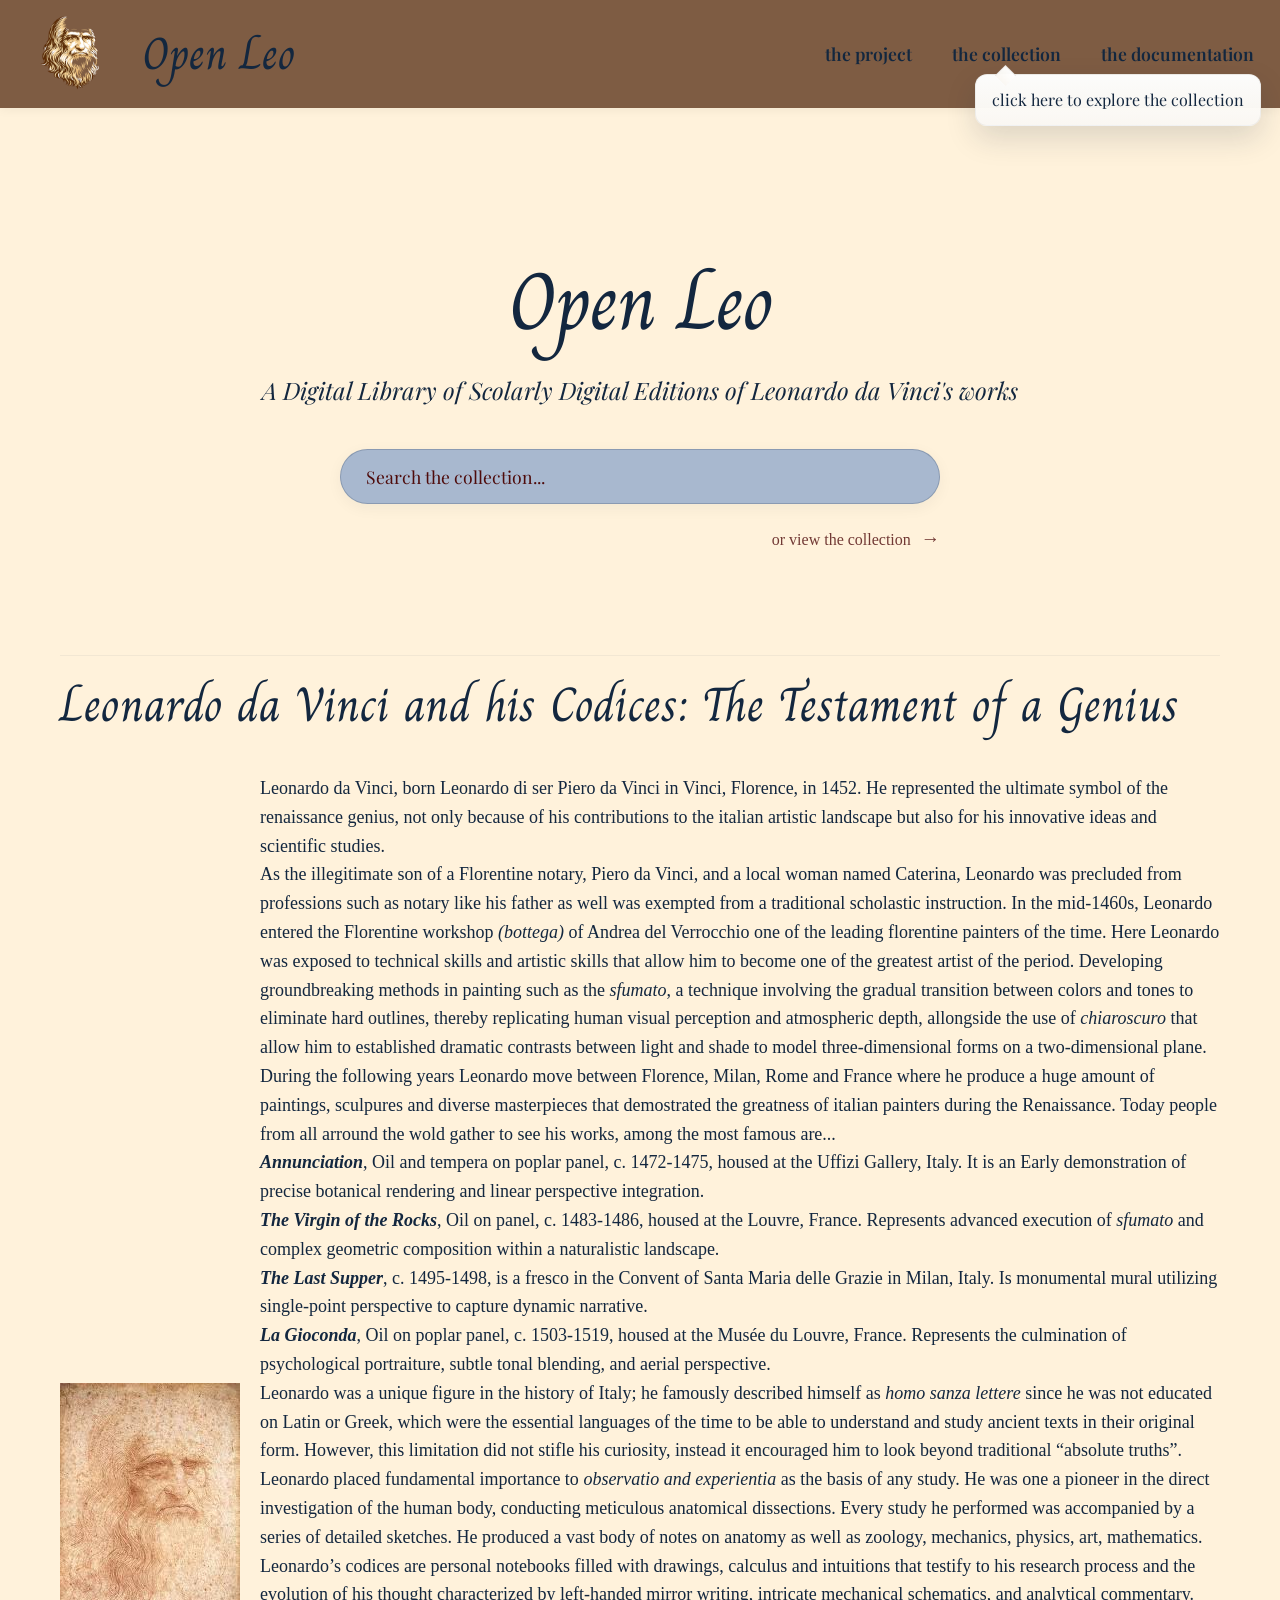
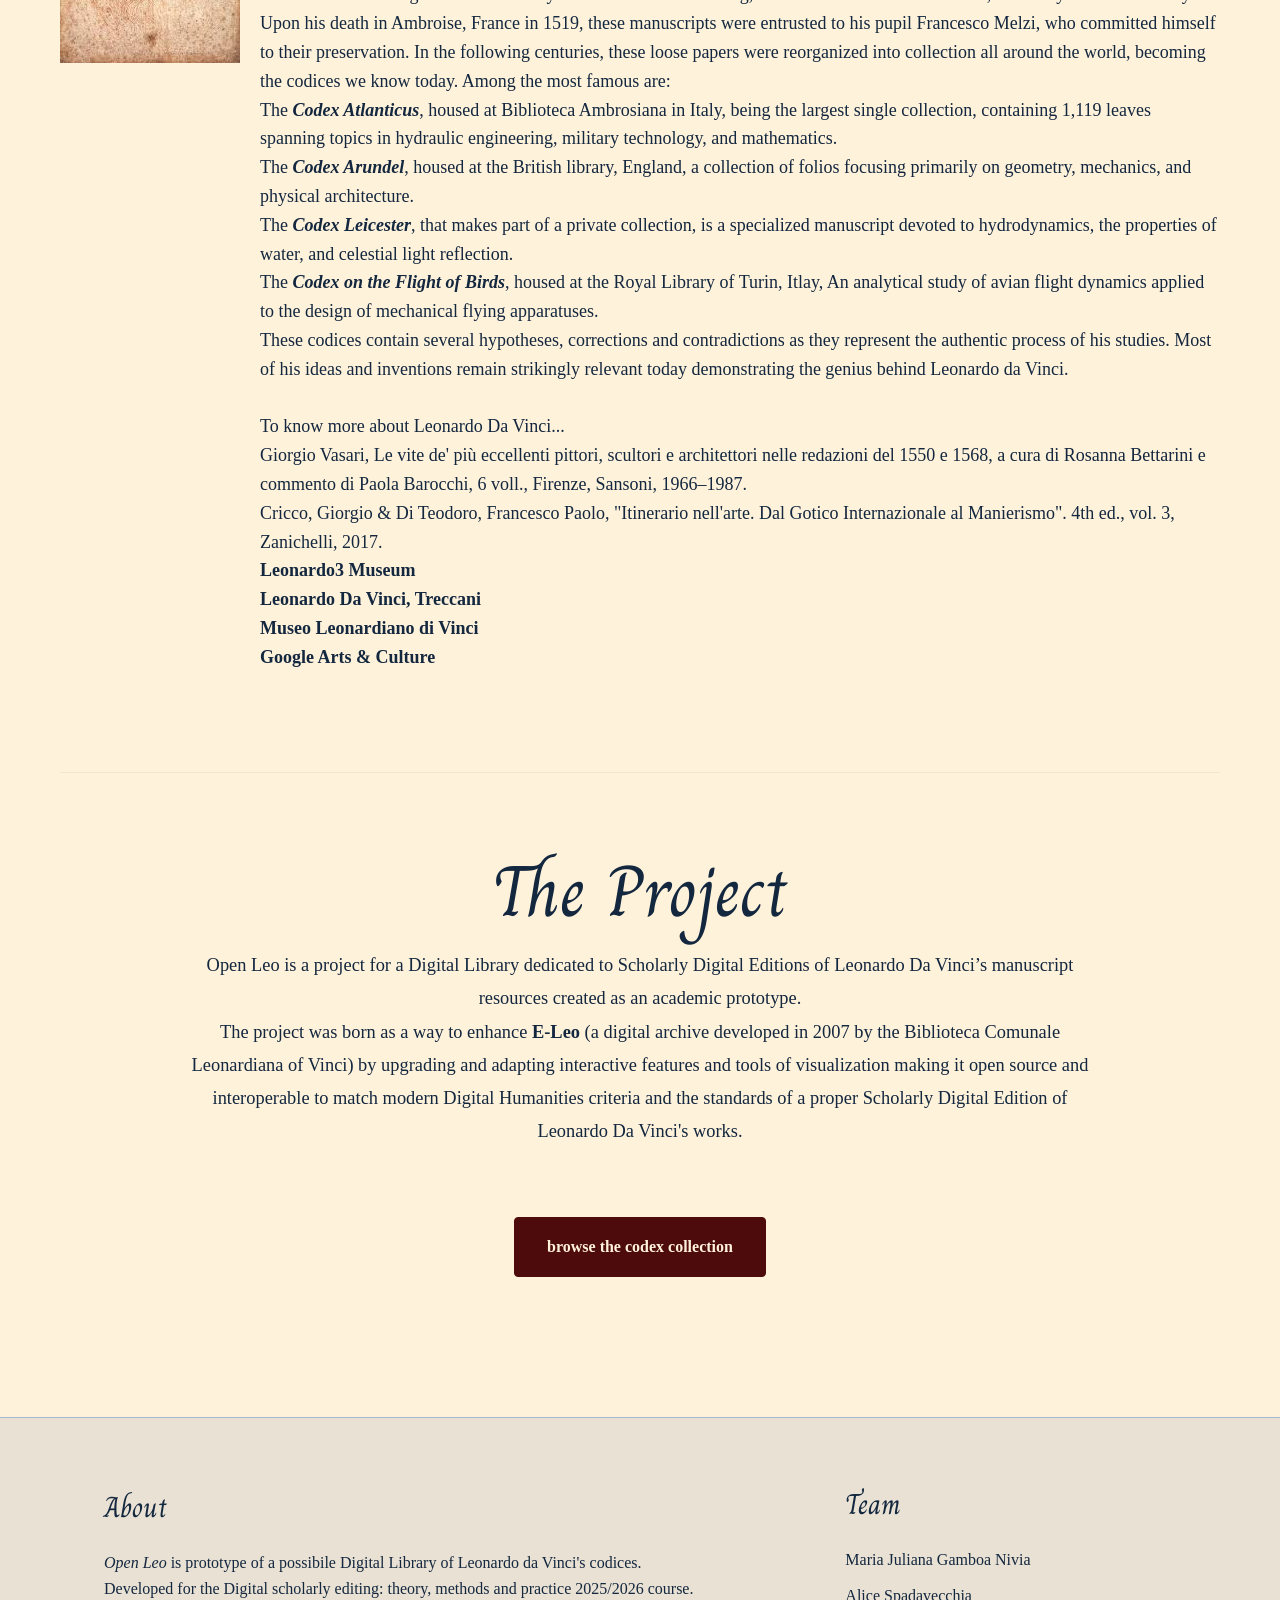
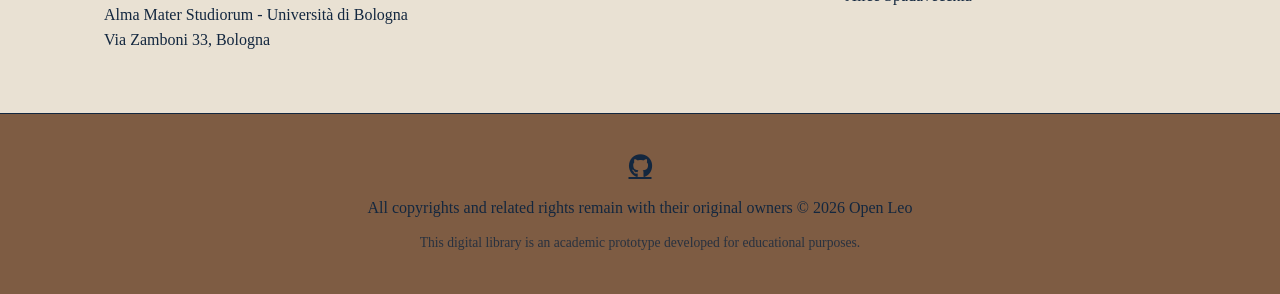
<file: index.html>
<!DOCTYPE html>
<html lang="en">

<head>
    <meta charset="UTF-8">
    <meta name="viewport" content="width=device-width, initial-scale=1.0">
    <title>Open Leo</title>
    <meta name="description" content="Open Leo: An annotated Digital Library exploring Codex texts.">
    <link rel="stylesheet" href="style.css">
    <link rel="icon" type="image/png" href="img/logo.png">
    <link rel="stylesheet" href="https://cdnjs.cloudflare.com/ajax/libs/font-awesome/6.0.0/css/all.min.css">
    <link
        href="https://fonts.googleapis.com/css2?family=Playfair+Display:ital,wght@0,400;0,700;1,400&family=Pinyon+Script&display=swap"
        rel="stylesheet">
</head>

<body>
    <nav>
        <a href="index.html" class="logo-container">
            <img src="img/logo.png" alt="Open Leo Logo">
            <div class="logo-text">
                <span>Open Leo</span>
            </div>
        </a>
        <button class="menu-toggle" id="mobile-menu-toggle" aria-label="Toggle navigation">
            <span></span>
            <span></span>
            <span></span>
        </button>
            <ul class="nav-links" id="nav-links">
            <li><a href="index.html">the project</a></li>
            <li><a href="collection.html" id="nav-collection">the collection</a></li>
            <li><a href="docu.html">the documentation</a></li>
        </ul>
    </nav>
    <main class="container fade-in">
        <section class="hero">
            <h1>Open Leo</h1>
            <span class="subtitle">A Digital Library of Scolarly Digital Editions of Leonardo da Vinci's works</span>
            <div class="search-container">
                <input type="text" class="search-bar" placeholder="Search the collection...">
            </div>
            <div class="collection-link-wrapper">
                <a href="collection.html" class="collection-link">
                    or view the collection <span class="arrow">→</span>
                </a>
            </div>
        </section>
        <section class="biography-section">
            <h2>Leonardo da Vinci and his Codices: The Testament of a Genius</h2>
            <div class="container_bio">
                <img src="img/leo.jpeg" alt="image leo" class="img_bio">
                <p>Leonardo da Vinci, born Leonardo di ser Piero da Vinci in Vinci, Florence, in 1452. He represented the ultimate symbol of the renaissance
                    genius, not only because of his contributions to the italian artistic landscape but also for his
                    innovative ideas and scientific studies. <br />
                    As the illegitimate son of a Florentine notary, Piero da Vinci, and a local woman named Caterina, Leonardo was precluded from professions such as 
                    notary like his father as well was exempted from a traditional scholastic instruction.
                    In the mid-1460s, Leonardo entered the Florentine workshop <i>(bottega)</i> of Andrea del Verrocchio one of the leading florentine painters of the time.
                    Here Leonardo was exposed to technical skills and artistic skills that allow him to become one of the greatest artist of the period.
                    Developing groundbreaking methods in painting such as the <i>sfumato</i>, a technique involving the gradual transition between colors 
                    and tones to eliminate hard outlines, thereby replicating human visual perception and atmospheric depth, allongside the use of <i>chiaroscuro</i> that allow him 
                    to established dramatic contrasts between light and shade to model three-dimensional forms on a two-dimensional plane.
                    During the following years Leonardo move between Florence, Milan, Rome and France where he produce a huge amount of paintings, sculpures and diverse masterpieces 
                    that demostrated the greatness of italian painters during the Renaissance. 
                    Today people from all arround the wold gather to see his works, among the most famous are... </br>
                    <b><i>Annunciation</i></b>, Oil and tempera on poplar panel, c. 1472-1475, housed at the Uffizi Gallery, Italy. It is an Early demonstration of precise botanical rendering and linear perspective integration. <br>
                    <b><i>The Virgin of the Rocks</i></b>, Oil on panel, c. 1483-1486, housed at the Louvre, France. Represents advanced execution of <i>sfumato</i> and complex geometric composition within a naturalistic landscape. <br/>
                    <b><i>The Last Supper</i></b>, c. 1495-1498, is a fresco in the Convent of Santa Maria delle Grazie in Milan, Italy. Is monumental mural utilizing single-point perspective to capture dynamic narrative. <br>
                     <b><i>La Gioconda</i></b>, Oil on poplar panel, c. 1503-1519, housed at the Musée du Louvre, France. Represents the culmination of psychological portraiture, subtle tonal blending, and aerial perspective. <br>
                    
                     Leonardo was a unique figure in the history of Italy; he famously described himself as <i>homo sanza lettere</i> since he was not educated on Latin or Greek, which were the essential languages of the time to
                    be able to understand and study ancient texts in their original form. However, this limitation did not
                    stifle his curiosity, instead it encouraged him to look beyond traditional “absolute truths”. Leonardo
                    placed fundamental importance to  <i>observatio and experientia</i> as the basis of any study. He was one a
                    pioneer in the direct investigation of the human body, conducting meticulous anatomical dissections.
                    Every study he performed was accompanied by a series of detailed sketches. He produced a vast body of
                    notes on anatomy as well as zoology, mechanics, physics, art, mathematics. <br />
                    Leonardo’s codices are personal notebooks filled with drawings, calculus and intuitions that testify to
                    his research process and the evolution of his thought characterized by left-handed mirror writing, intricate mechanical schematics, and analytical commentary.
                    Upon his death in Ambroise, France in 1519, these manuscripts were
                    entrusted to his pupil Francesco Melzi, who committed himself to their preservation. In the following centuries,
                    these loose papers were reorganized into collection all around the world, becoming the codices we know today. Among the most
                    famous are: <br>
                    The <b><i>Codex Atlanticus</i></b>, housed at Biblioteca Ambrosiana in Italy, being the largest single collection, containing 1,119 leaves spanning topics in hydraulic engineering, military technology, and mathematics. <br>
                    The <b><i>Codex Arundel</i></b>, housed at the British library, England, a collection of folios focusing primarily on geometry, mechanics, and physical architecture. <br>
                    The <b><i>Codex Leicester</i></b>, that makes part of a private collection, is a specialized manuscript devoted to hydrodynamics, the properties of water, and celestial light reflection.<br>
                    The <a href="codex.html"><i>Codex on the Flight of Birds</i></a>, housed at the Royal Library of Turin, Itlay, An analytical study of avian flight dynamics applied to the design of mechanical flying apparatuses. <br>
                    These codices contain several hypotheses, corrections and contradictions as they
                    represent the authentic process of his studies. Most of his ideas and inventions remain strikingly relevant today
                    demonstrating the genius behind Leonardo da Vinci. <br/> <br>

                    To know more about Leonardo Da Vinci... <br>
                    Giorgio Vasari, Le vite de' più eccellenti pittori, scultori e architettori nelle redazioni del 1550 e 1568, a cura di Rosanna Bettarini e commento di Paola Barocchi, 6 voll., Firenze, Sansoni, 1966–1987. <br>
                    Cricco, Giorgio & Di Teodoro, Francesco Paolo, "Itinerario nell'arte. Dal Gotico Internazionale al Manierismo". 4th ed., vol. 3, Zanichelli, 2017. <br>
                    <a href="https://www.leonardo3.net/en/museum/leonardo-da-vinci/">Leonardo3 Museum </a><br>
                    <a href="https://www.treccani.it/enciclopedia/leonardo-da-vinci/"> Leonardo Da Vinci, Treccani</a><br>
                    <a href="https://museoleonardiano.it/en/">Museo Leonardiano di Vinci </a><br>
                    <a href="https://artsandculture.google.com/project/leonardo"> Google Arts & Culture</a><br>
                    
                   
                    
                </p>
            </div>    
        </section>
        <section class="project-section">
            <h2>The Project</h2>
            <div class="project-text">
                <p>
                    Open Leo is a project for a Digital Library dedicated to Scholarly Digital Editions of Leonardo Da Vinci’s manuscript resources created as an academic prototype. <br>
                    The project was born as a way to enhance <a href="https://www.leonardodigitale.com/en/">E-Leo</a> (a digital archive developed in 2007 by the Biblioteca Comunale 
                    Leonardiana of Vinci) by upgrading and adapting interactive features and tools of visualization 
                    making it open source and interoperable to match modern Digital Humanities criteria and the standards 
                    of a proper Scholarly Digital Edition of Leonardo Da Vinci's works.	
                </p>
            </div>
            <a href="collection.html" class="btn-campaign">browse the codex collection</a>
        </section>
    </main>
    <aside class="prefooter">
        <div class="prefooter-container">
            <div class="prefooter-about">
                <h3>About</h3>
                <p><i>Open Leo</i> is prototype of a possibile Digital Library of Leonardo da Vinci's codices.<br>
                    Developed for the Digital scholarly editing: theory, methods and practice 2025/2026 course.<br>
                    Alma Mater Studiorum - Università di Bologna <br>
                    Via Zamboni 33, Bologna </p>
            </div>
            <div class="prefooter-team">
                <h3>Team</h3>
                <ul class="team-list">
                    <li><a href="https://github.com/MariaJGamboa">Maria Juliana Gamboa Nivia</a></li>
                    <li><a href="https://github.com/alispada">Alice Spadavecchia</a></li>
                </ul>
            </div>
        </div>
    </aside>
    <footer>
        <div class="footer-content">
            <a href="https://github.com/boloICOMs/OpenLeo" target="_blank" class="github-link">
                <i class="fa-brands fa-github"></i>
            </a>
            <p class="copyright"> All copyrights and related rights remain with their original owners &copy; 2026 Open
                Leo</p>
            <p class="license-text">This digital library is an academic prototype developed for educational purposes.
            </p>
        </div>
    </footer>
    <script src="script.js"></script>
</body>

</html>
</file>
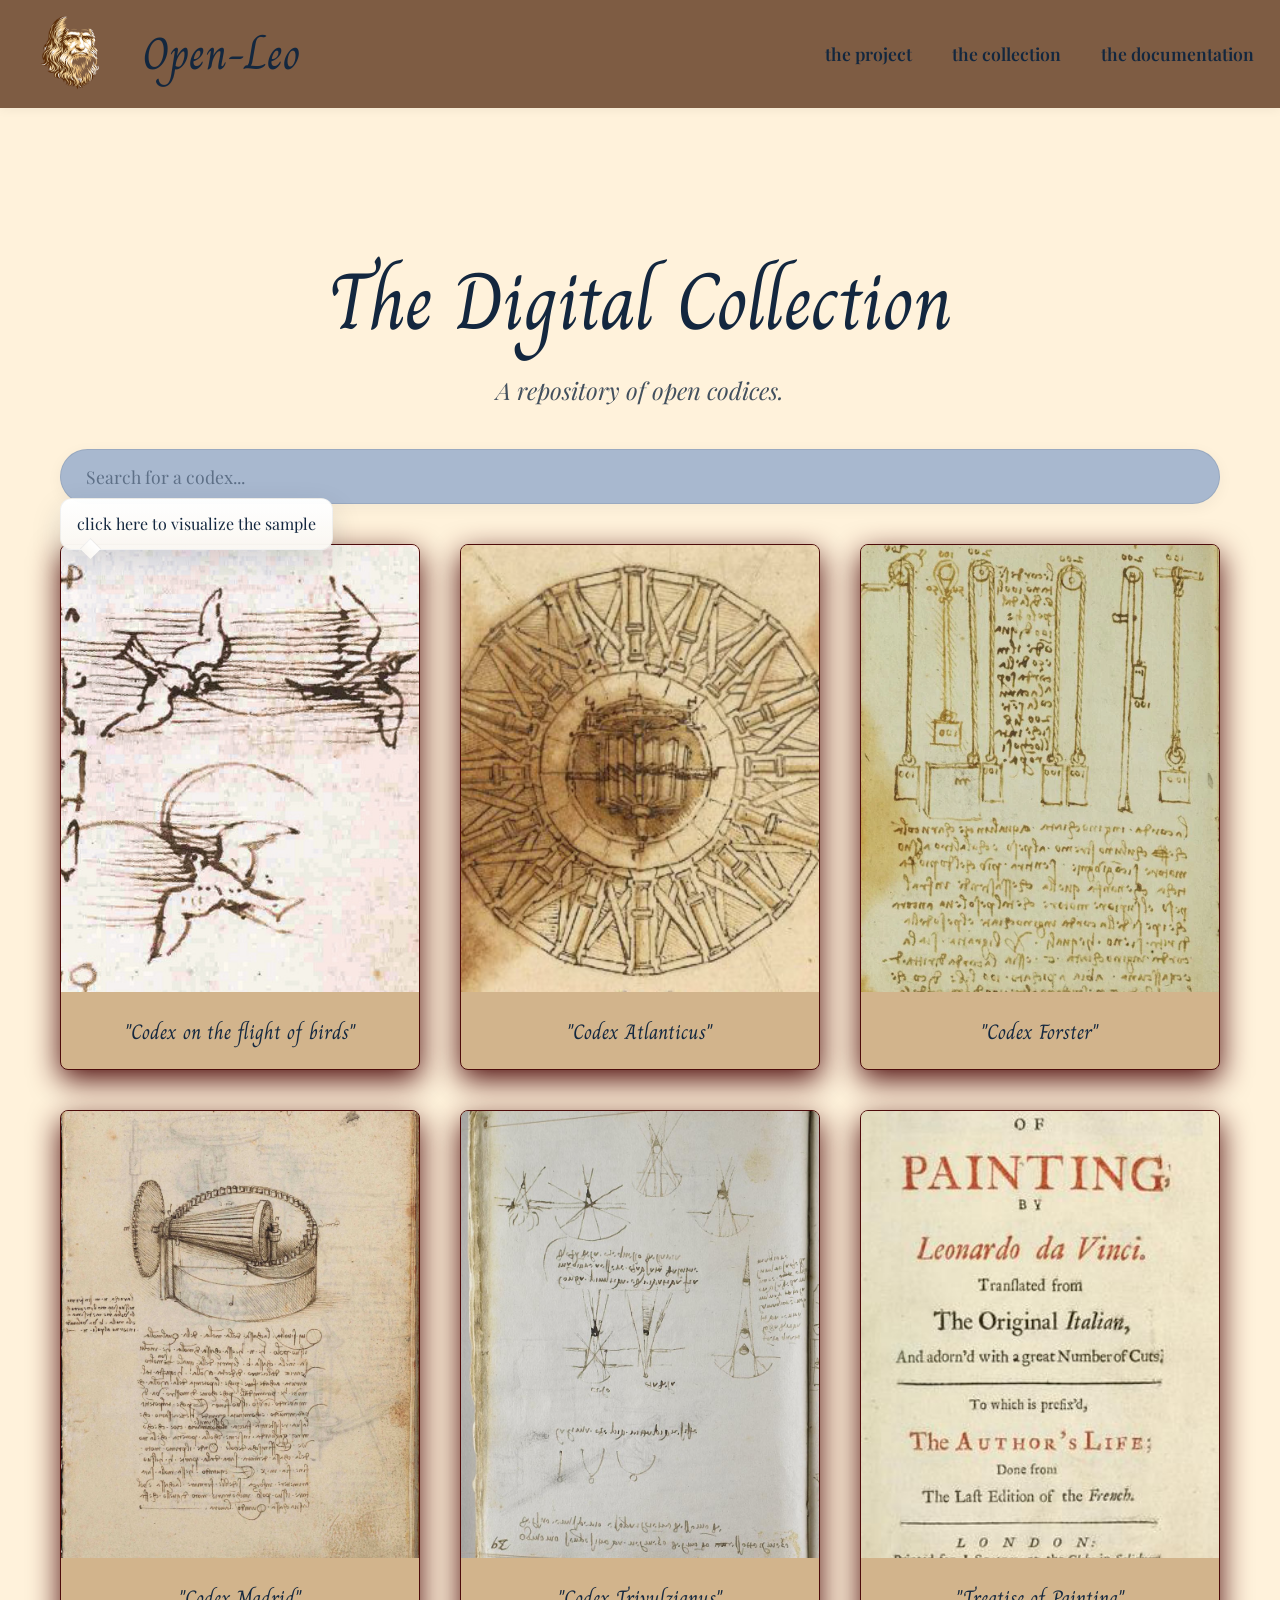
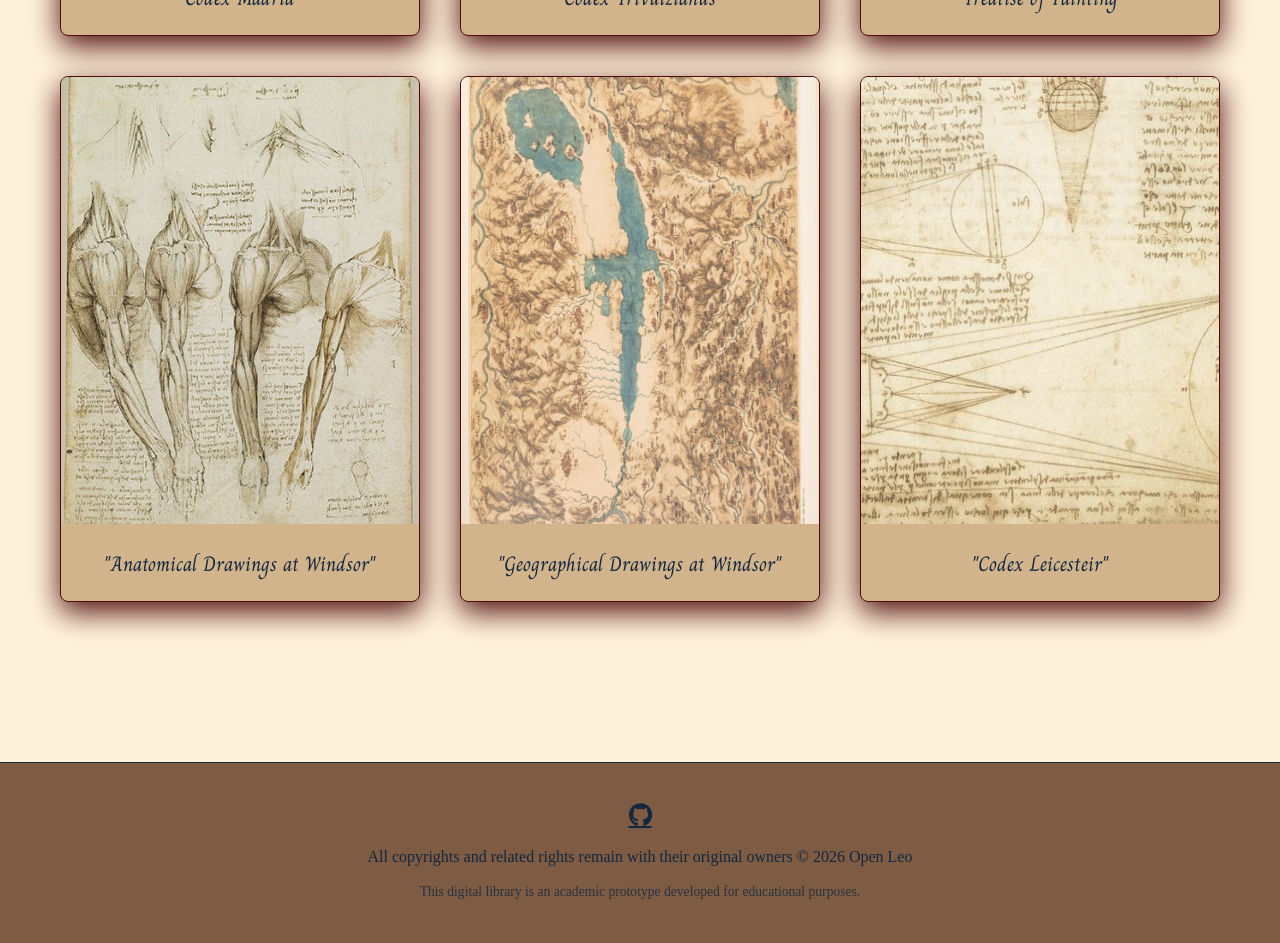
<file: collection.html>
<!DOCTYPE html>
<html lang="en">

<head>
    <meta charset="UTF-8">
    <meta name="viewport" content="width=device-width, initial-scale=1.0">
    <title> Open Leo</title>
    <meta name="description" content="Browse the digital collection of Open Leo works.">
    <link rel="stylesheet" href="style.css">
    <link rel="icon" type="image/jpg" href="img/logo.png">
    <link rel="stylesheet" href="https://cdnjs.cloudflare.com/ajax/libs/font-awesome/6.0.0/css/all.min.css">
    <link
        href="https://fonts.googleapis.com/css2?family=Playfair+Display:ital,wght@0,400;0,700;1,400&family=Pinyon+Script&display=swap"
        rel="stylesheet">
</head>

<body class="collection-page">
    <nav>
        <a href="index.html" class="logo-container">
            <img src="img/logo.png" alt="Open Leo Logo">
            <div class="logo-text">
                <span>Open-Leo</span>
            </div>
        </a>
        <button class="menu-toggle" id="mobile-menu-toggle" aria-label="Toggle navigation">
            <span></span>
            <span></span>
            <span></span>
        </button>
        <ul class="nav-links" id="nav-links">
            <li><a href="index.html">the project</a></li>
            <li><a href="collection.html">the collection</a></li>
            <li><a href="docu.html">the documentation</a></li>
        </ul>
    </nav>
    <main class="container fade-in">
        <section class="hero">
            <h1>The Digital Collection</h1>
            <p class="subtitle">A repository of open codices.</p>
        </section>
        <section class="search-section">
            <input type="text" class="search-bar" placeholder="Search for a codex...">
        </section>
        <section class="collection-grid">
            <a href="codex.html" class="collection-card" id="card-codex">
                <div class="card-image-wrapper">
                    <img src="img/codexVoloUccelli.jpg" alt="Codex-volo-uccelli">
                </div>
                <div class="card-caption">
                    <h4>"Codex on the flight of birds"</h4>
                </div>
            </a>
            <a href="#" class="collection-card">
                <div class="card-image-wrapper">
                    <img src="img/CAtlantico.png" alt="Other Manuscripts">
                </div>
                <div class="card-caption">
                    <h4>"Codex Atlanticus"</h4>
                </div>
            </a>

            <a href="#" class="collection-card">
                <div class="card-image-wrapper">
                    <img src="img/CForster.jpg" alt="Other Manuscripts">
                </div>
                <div class="card-caption">
                    <h4>"Codex Forster"</h4>
                </div>
            </a>

            <a href="#" class="collection-card">
                <div class="card-image-wrapper">
                    <img src="img/CMadrid.jpg" alt="Other Manuscripts">
                </div>
                <div class="card-caption">
                    <h4>"Codex Madrid"</h4>
                </div>
            </a>

            <a href="#" class="collection-card">
                <div class="card-image-wrapper">
                    <img src="img/Ctrivulzianus.png" alt="Other Manuscripts">
                </div>
                <div class="card-caption">
                    <h4>"Codex Trivulzianus"</h4>
                </div>
            </a>

            <a href="#" class="collection-card">
                <div class="card-image-wrapper">
                    <img src="img/trattatoPitt.jpg" alt="Other Manuscripts">
                </div>
                <div class="card-caption">
                    <h4>"Treatise of Painting"</h4>
                </div>
            </a>

            <a href="#" class="collection-card">
                <div class="card-image-wrapper">
                    <img src="img/anatomic.jpg" alt="Other Manuscripts">
                </div>
                <div class="card-caption">
                    <h4>"Anatomical Drawings at Windsor"</h4>
                </div>
            </a>
            <a href="#" class="collection-card">
                <div class="card-image-wrapper">
                    <img src="img/geographicalC.jpg" alt="Other Manuscripts">
                </div>
                <div class="card-caption">
                    <h4>"Geographical Drawings at Windsor"</h4>
                </div>
            </a>

            <a href="#" class="collection-card">
                <div class="card-image-wrapper">
                    <img src="img/CLeicester.jpg" alt="Other Manuscripts">
                </div>
                <div class="card-caption">
                    <h4>"Codex Leicesteir"</h4>
                </div>
            </a>

        </section>
    </main>
    <footer>
        <div class="footer-content">
            <a href="https://github.com/boloICOMs/OpenLeo" class="github-link">
                <i class="fa-brands fa-github"></i>
            </a>
            <p class="copyright"> All copyrights and related rights remain with their original owners &copy; 2026 Open
                Leo</p>
            <p class="license-text">This digital library is an academic prototype developed for educational purposes.
            </p>
        </div>
    </footer>
    <script src="script.js"></script>
</body>

</html>
</file>
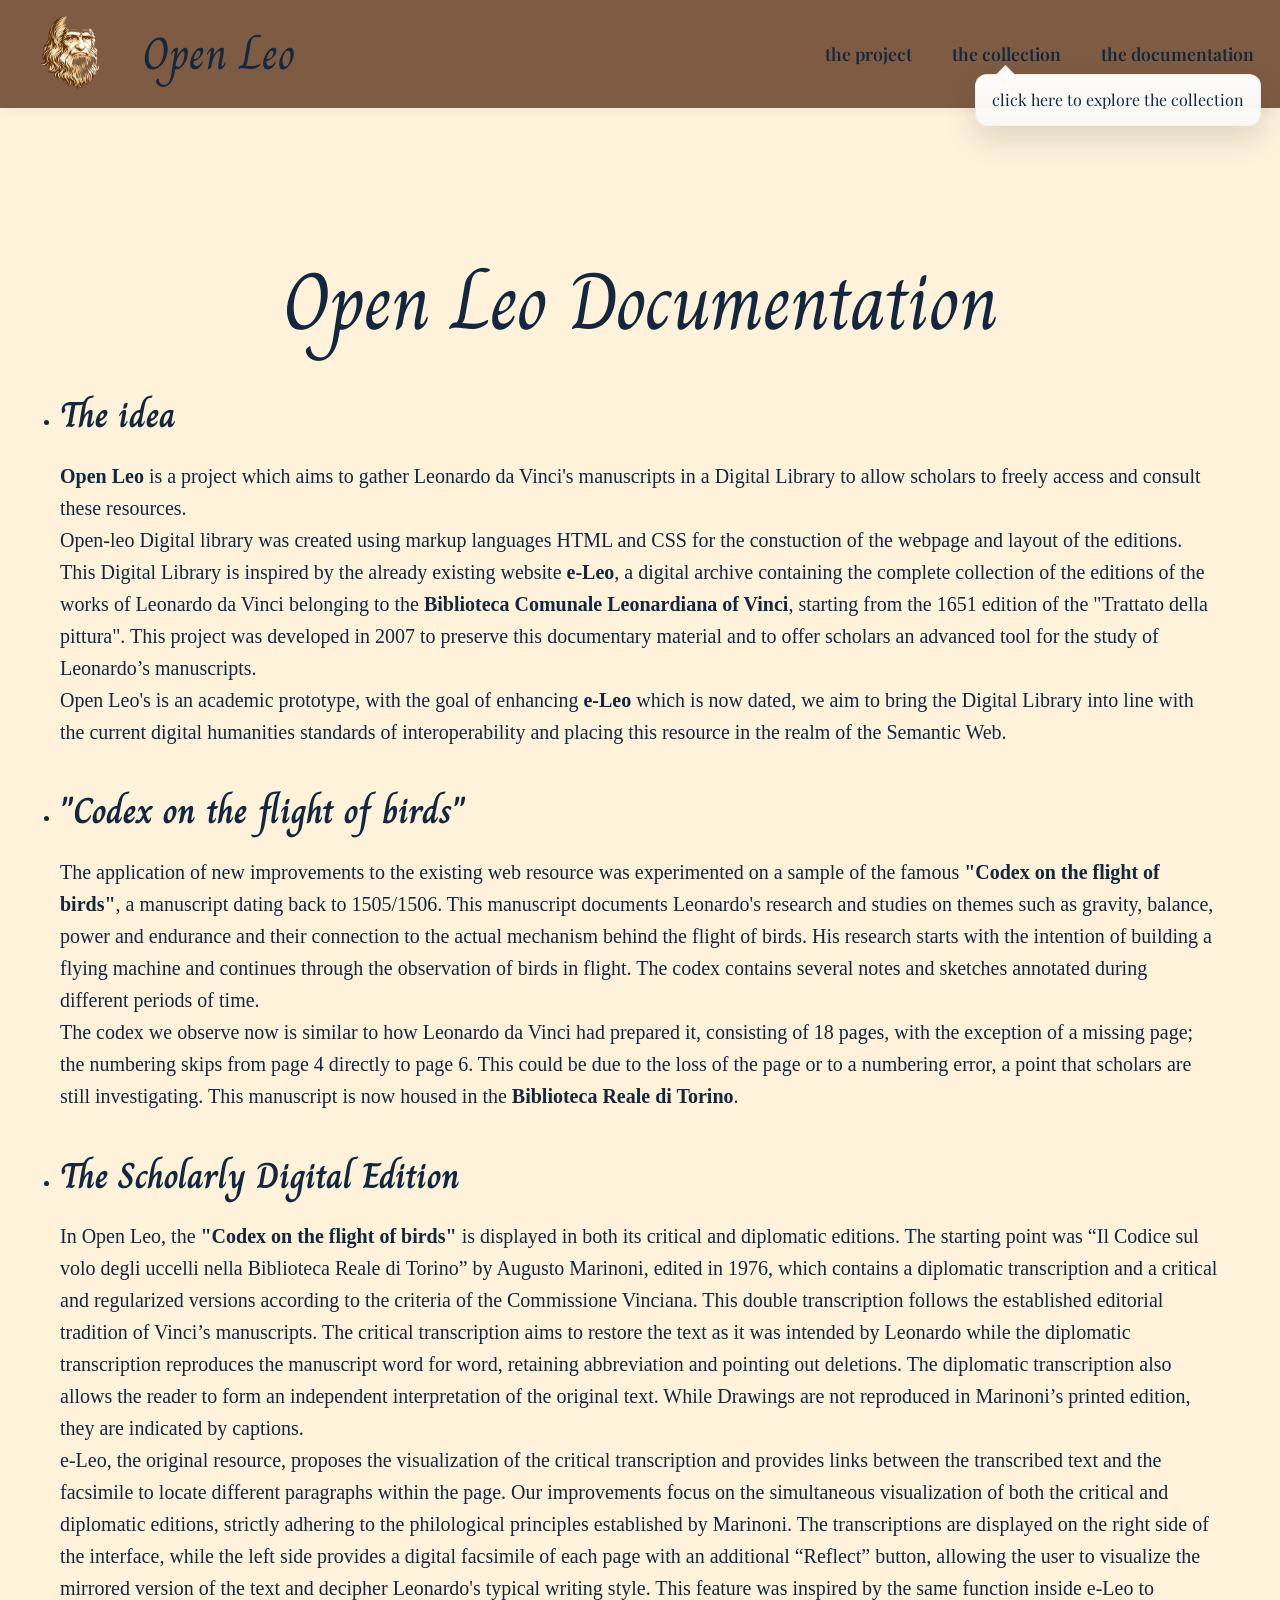
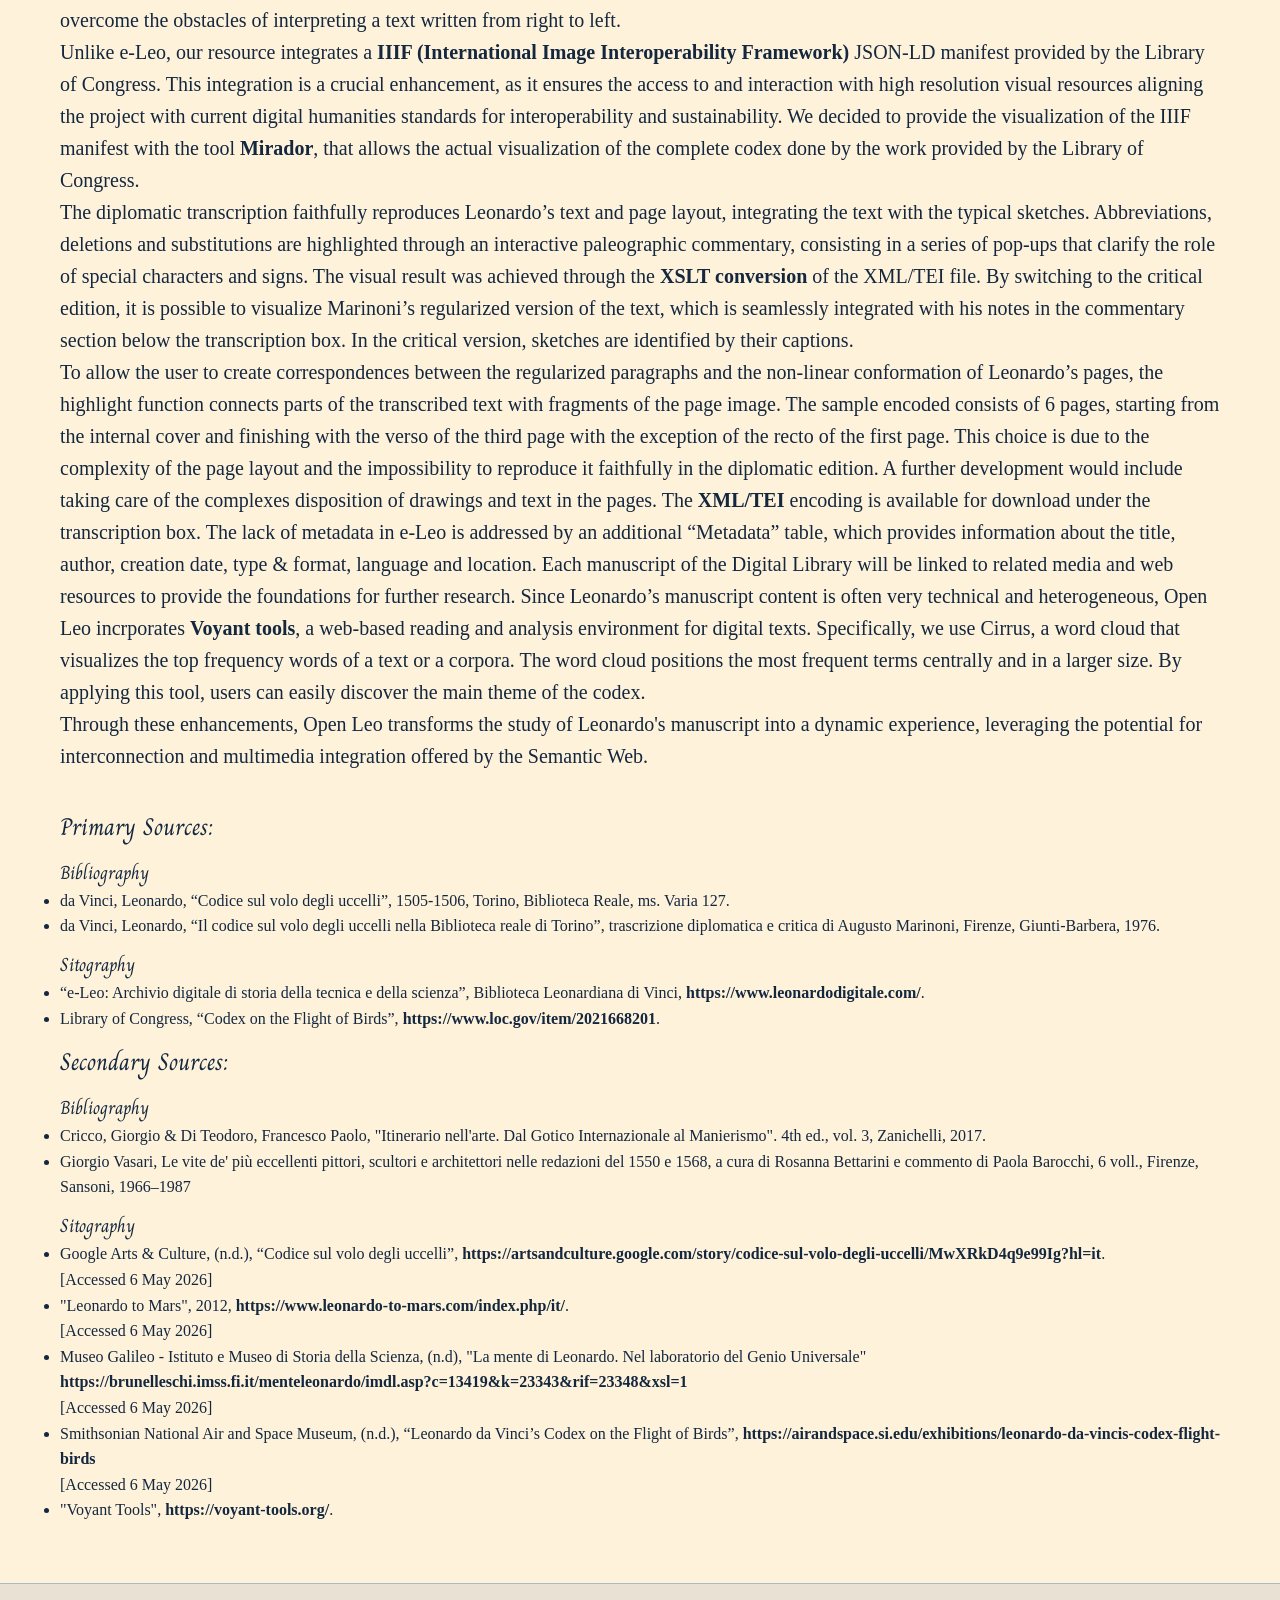
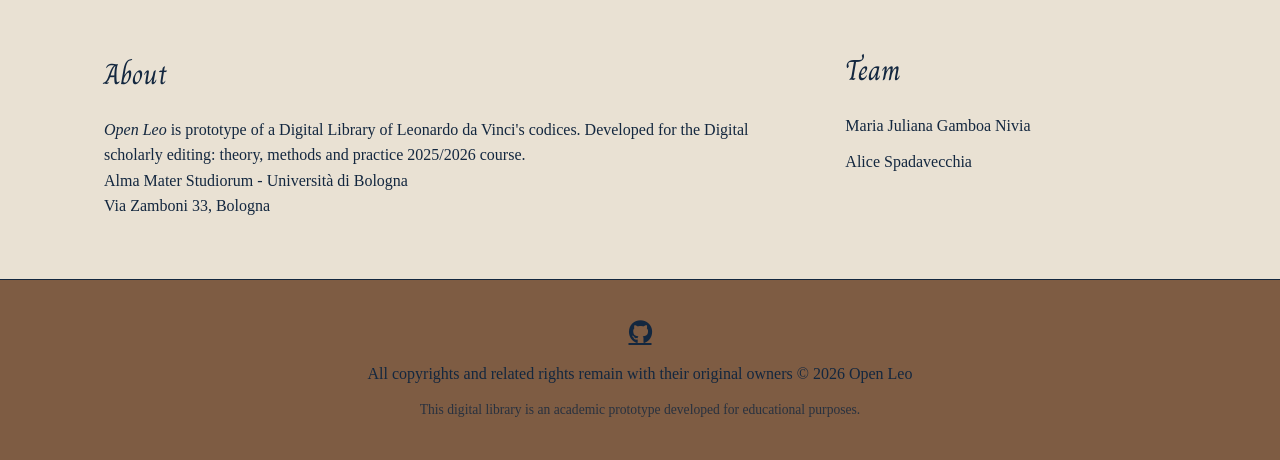
<file: docu.html>
<!DOCTYPE html>
<html lang="en">

<head>
    <meta charset="UTF-8">
    <meta name="viewport" content="width=device-width, initial-scale=1.0">
    <title>Open Leo</title>
    <meta name="description" content="Open Leo: An annotated Digital Library exploring Codex texts.">
    <link rel="stylesheet" href="style.css">
    <link rel="icon" type="image/png" href="img/logo.png">
    <link rel="stylesheet" href="https://cdnjs.cloudflare.com/ajax/libs/font-awesome/6.0.0/css/all.min.css">
    <link
        href="https://fonts.googleapis.com/css2?family=Playfair+Display:ital,wght@0,400;0,700;1,400&family=Pinyon+Script&display=swap"
        rel="stylesheet">
</head>

<body>
    <nav>
        <a href="index.html" class="logo-container">
            <img src="img/logo.png" alt="Open Leo Logo">
            <div class="logo-text">
                <span>Open Leo</span>
            </div>
        </a>
        <button class="menu-toggle" id="mobile-menu-toggle" aria-label="Toggle navigation">
            <span></span>
            <span></span>
            <span></span>
        </button>
        <ul class="nav-links" id="nav-links">
            <li><a href="index.html">the project</a></li>
            <li><a href="collection.html">the collection</a></li>
            <li><a href="docu.html">the documentation</a></li>
        </ul>
    </nav>
    <main class="container fade-in">
        <section class="hero">
            <h1>Open Leo Documentation</h1>
        </section>
        <div class="docu">
            <ul>
                <li>
                    <h2 style="font-size: 36px; margin-bottom: 15px"><b>The idea</b></h2>
                    <p style="font-size: 20px; margin-bottom: 24px;"><b>Open Leo</b> is a project which aims to gather
                        Leonardo
                        da Vinci's
                        manuscripts in a Digital Library
                        to allow scholars to freely access and consult these resources. <br />
                        Open-leo Digital library was created using markup languages HTML and CSS for the constuction of the webpage and layout of the editions. <br/>
                        This Digital Library is inspired by the already existing website <a
                            href="https://www.leonardodigitale.com/">e-Leo</a>, a
                        digital archive containing the complete collection of the editions of the works of Leonardo da
                        Vinci belonging to the <b>Biblioteca Comunale Leonardiana of Vinci</b>, starting from the 1651
                        edition of the "Trattato della pittura". This project was developed in 2007 to preserve this
                        documentary material and to offer scholars an advanced tool for the study of Leonardo’s
                        manuscripts. <br />
                        Open Leo's is an academic prototype, with the goal of enhancing <a href="https://www.leonardodigitale.com/">e-Leo</a> 
                        which is now dated, we aim to bring the Digital
                        Library into line with the current digital humanities standards of interoperability and placing
                        this
                        resource in the realm of the Semantic Web. 
                    </p>
                </li>
                <li>
                    <h2 style="font-size: 36px; margin-bottom: 15px"><b>"Codex on the flight of birds"</b></h2>
                    <p style="font-size: 20px; margin-bottom: 24px;">
                        The application of new improvements to the existing web resource was experimented on a sample of
                        the famous <a href="codex.html">"Codex on the flight of birds"</a>, a manuscript dating back to
                        1505/1506. This
                        manuscript documents Leonardo's research and studies on themes such as gravity, balance, power
                        and
                        endurance and their connection to the actual mechanism behind the flight of birds. His research
                        starts with the intention of building a flying machine and continues through the observation of
                        birds in flight. The codex contains several notes and sketches annotated during different
                        periods of time. <br />
                        The codex we observe now is similar to how Leonardo da Vinci had prepared it, consisting of 18
                        pages, with the exception of a missing page; the numbering skips from page 4 directly to
                        page 6. This could be due to the loss of the page or to a numbering error, a point that scholars
                        are still investigating.
                        This manuscript is now housed in the <b>Biblioteca Reale di Torino</b>.
                    </p>
                </li>
                <li>
                    <h2 style="font-size: 36px; margin-bottom: 15px"><b>The Scholarly Digital Edition</b></h2>
                    <p style="font-size: 20px;  margin-bottom: 24px;">
                        In Open Leo, the <a href="codex.html">"Codex on the flight of birds"</a> is displayed in both
                        its critical and diplomatic
                        editions. The starting point was “Il Codice sul volo degli uccelli nella Biblioteca Reale di
                        Torino” by Augusto Marinoni, edited in 1976, which contains a diplomatic transcription and a
                        critical and regularized versions according to the criteria of the Commissione Vinciana. This
                        double transcription follows the established editorial tradition of Vinci’s manuscripts. The
                        critical transcription aims to restore the text as it was intended by Leonardo while the
                        diplomatic transcription reproduces the manuscript word for word, retaining abbreviation and
                        pointing out deletions.
                        The diplomatic transcription also allows the reader to form an independent interpretation of the
                        original text. While Drawings are not reproduced
                        in Marinoni’s printed edition, they are indicated by captions. <br />

                        e-Leo, the original resource, proposes the visualization of the critical transcription and
                        provides links between the transcribed text and the facsimile to locate
                        different paragraphs within the page.
                        Our improvements focus on the simultaneous visualization of both the critical and diplomatic
                        editions, strictly adhering to the philological principles established by Marinoni.
                        The transcriptions are displayed on the right side of the
                        interface, while the left side provides a digital facsimile of each page with an additional
                        “Reflect” button, allowing the user to visualize the mirrored version of the text and decipher
                        Leonardo's typical writing style. This feature was inspired by the same function inside
                        e-Leo to overcome the obstacles of interpreting a text written from right to left. <br />

                        Unlike e-Leo, our resource integrates a <b>IIIF (International Image Interoperability
                            Framework)</b>
                        JSON-LD manifest 
                        provided by the Library of Congress. This integration is a crucial enhancement, as it ensures
                        the
                        access to and interaction with high resolution visual resources aligning the project with
                        current digital humanities standards for interoperability and sustainability.
                        We decided to provide the visualization of the IIIF manifest with the tool <b>Mirador</b>,
                        that allows the actual visualization of the complete codex done by the work provided by the Library of Congress. <br/>
                        The diplomatic transcription faithfully reproduces Leonardo’s text and page layout,
                        integrating the text with the typical sketches. Abbreviations, deletions and substitutions are
                        highlighted through an interactive paleographic commentary, consisting in a series of pop-ups that
                        clarify the role of special characters and signs. The visual result was achieved through the
                        <b>XSLT conversion</b> of the XML/TEI file.
                        By switching to the critical edition, it is possible to visualize Marinoni’s regularized version
                        of the text, which is seamlessly integrated with his notes in the commentary section below the
                        transcription box.
                        In the critical version, sketches are identified by their captions. <br />

                        To allow the user to create correspondences between the regularized paragraphs and the
                        non-linear conformation of Leonardo’s
                        pages, the highlight function connects parts of the transcribed text with fragments of the
                        page image. The sample encoded consists of 6 pages, starting from the internal cover and
                        finishing with the verso of the third page with the exception of the recto of the first page.
                        This choice is
                        due to the complexity of the page layout and the impossibility to reproduce it faithfully in the
                        diplomatic edition. A further development would include taking care of the complexes disposition
                        of drawings and text in the pages.
                        The <b>XML/TEI</b> encoding is available for
                        download under
                        the transcription box.
                        The lack of metadata in e-Leo is addressed by an additional “Metadata”
                        table, which provides information about the title, author, creation date, type & format,
                        language
                        and location.
                        Each manuscript of the Digital Library will be linked to related media and web resources to
                        provide the foundations for further research.
                        Since Leonardo’s manuscript content is often very technical and heterogeneous, Open Leo
                        incrporates
                        <a href="https://voyant-tools.org/">Voyant tools</a>, a web-based reading and analysis
                        environment for digital texts. Specifically,
                        we use Cirrus, a word cloud that visualizes the top frequency words of a text or a corpora.
                        The word cloud positions the most frequent terms centrally and in a larger size. By applying
                        this tool, users can easily discover the
                        main theme of the codex. <br />
                        Through these enhancements, Open Leo transforms the study of Leonardo's manuscript into a
                        dynamic
                        experience, leveraging the potential for interconnection and multimedia integration offered by
                        the Semantic Web.
                    </p>
                </li>
            </ul>
            <h2>Primary Sources:</h2>
            <h3>Bibliography</h3>
            <ul>
                <li>
                    da Vinci, Leonardo, “Codice sul volo degli uccelli”, 1505-1506, Torino, Biblioteca Reale, ms.
                    Varia 127.
                </li>
                <li>
                    da Vinci, Leonardo, “Il codice sul volo degli uccelli nella Biblioteca reale di Torino”,
                    trascrizione diplomatica e critica di Augusto Marinoni, Firenze, Giunti-Barbera, 1976.</p>
                </li>
            </ul>
            <h3>Sitography</h3>
            <ul>
                <li>“e-Leo: Archivio digitale di storia della tecnica e della scienza”, Biblioteca Leonardiana di Vinci,
                    <a href="https://www.leonardodigitale.com/">https://www.leonardodigitale.com/</a>.
                </li>
                <li>Library of Congress, “Codex on the Flight of Birds”, <a
                        href="https://www.loc.gov/item/2021668201">https://www.loc.gov/item/2021668201</a>.</li>
            </ul>
            <h2>Secondary Sources:</h2>
            <h3>Bibliography</h3>
            <ul>
                <li>Cricco, Giorgio & Di Teodoro, Francesco Paolo, "Itinerario nell'arte. Dal Gotico Internazionale al
                    Manierismo". 4th ed., vol. 3, Zanichelli, 2017.</li>
                <li>Giorgio Vasari, Le vite de' più eccellenti pittori, scultori e architettori nelle redazioni del 1550 e 1568, a cura di Rosanna Bettarini e commento di Paola Barocchi, 6 voll., Firenze, Sansoni, 1966–1987 </li>
            </ul>
            <h3>Sitography</h3>
            <ul>
                <li>Google Arts & Culture, (n.d.), “Codice sul volo degli uccelli”, <a
                        href="https://artsandculture.google.com/story/codice-sul-volo-degli-uccelli/MwXRkD4q9e99Ig?hl=it">https://artsandculture.google.com/story/codice-sul-volo-degli-uccelli/MwXRkD4q9e99Ig?hl=it</a>.</br>
                        [Accessed 6 May 2026]
                </li>
                <li>"Leonardo to Mars", 2012, <a
                        href="https://www.leonardo-to-mars.com/index.php/it/">https://www.leonardo-to-mars.com/index.php/it/</a>.</br>
                        [Accessed 6 May 2026]
                </li>
                <li>Museo Galileo - Istituto e Museo di Storia della Scienza, (n.d), "La mente di Leonardo. Nel laboratorio del
                    Genio Universale" <a
                        href="https://brunelleschi.imss.fi.it/menteleonardo/imdl.asp?c=13419&k=23343&rif=23348&xsl=1">https://brunelleschi.imss.fi.it/menteleonardo/imdl.asp?c=13419&k=23343&rif=23348&xsl=1</a></br>
                        [Accessed 6 May 2026]
                </li>
                <li>Smithsonian National Air and Space Museum, (n.d.), “Leonardo da Vinci’s Codex on the Flight of Birds”, <a
                        href="https://airandspace.si.edu/exhibitions/leonardo-da-vincis-codex-flight-birds">https://airandspace.si.edu/exhibitions/leonardo-da-vincis-codex-flight-birds</a> </br>
                        [Accessed 6 May 2026]
                </li>
                <li>"Voyant Tools", <a href="https://voyant-tools.org/">https://voyant-tools.org/</a>.</a></li>
            </ul>
        </div>
    </main>
    <aside class="prefooter">
        <div class="prefooter-container">
            <div class="prefooter-about">
                <h3>About</h3>
                <p><i>Open Leo</i> is prototype of a Digital Library of Leonardo da Vinci's codices. Developed
                    for the Digital scholarly editing: theory, methods and practice 2025/2026 course.<br>
                    Alma Mater Studiorum - Università di Bologna <br>
                    Via Zamboni 33, Bologna </p>
            </div>
            <div class="prefooter-team">
                <h3>Team</h3>
                <ul class="team-list">
                    <li><a href="https://github.com/MariaJGamboa">Maria Juliana Gamboa Nivia</a></li>
                    <li><a href="https://github.com/alispada">Alice Spadavecchia</a></li>
                </ul>
            </div>
        </div>
    </aside>
    <footer>
        <div class="footer-content">
            <a href="https://github.com/boloICOMs/OpenLeo" target="_blank" class="github-link">
                <i class="fa-brands fa-github"></i>
            </a>
            <p class="copyright"> All copyrights and related rights remain with their original owners &copy; 2026 Open
                Leo</p>
            <p class="license-text">This digital library is an academic prototype developed for educational purposes.
            </p>
        </div>
    </footer>
    <script src="script.js"></script>
</body>

</html>
</file>
<file: style.css>
@import url('https://fonts.googleapis.com/css2?family=Outfit:wght@300;400;600&family=Playfair+Display:ital,wght@0,400;0,700;1,400&family=Cinzel:wght@400;700&family=Pinyon+Script&family=Charm:wght@400;700&display=swap');
@import url('https://cdnjs.cloudflare.com/ajax/libs/font-awesome/6.0.0/css/all.min.css');


:root {
    --bg-pearl: #E9E1D3;
    --brand-navy: #13273F;
    --action-red: #4E0B0B;
    --accent-slate: #A8B8CF;

    --bg-color: var(--bg-pearl);
    --surface-color: var(--bg-pearl);
    --primary-color: var(--bg-pearl);
    --secondary-color: var(--accent-slate);
    --text-color: var(--bg-pearl);
    --cta-color: var(--action-red);

    --navbar-height: clamp(100px, 12vh, 150px);
}

* {
    margin: 0;
    padding: 0;
    box-sizing: border-box;
}

html,
body {
    margin: 0;
    padding: 0;
    min-height: 100vh;
    overflow-x: hidden;
    width: 100%;
    padding-top: var(--navbar-height);
}

body {
    font-family: 'Garamond', serif;
    background-color: #fff2db;
    color: var(--brand-navy);
    line-height: 1.6;
    display: flex;
    flex-direction: column;
}

main {
    flex: 1 1 auto;
}

h1,
h2,
h3,
h4,
h5,
h6 {
    font-family: 'Charm', cursive;
    padding-top: 1%;
}



.collection-page {
    background-color: #fff2db;
    color: var(--brand-navy);
}

.collection-page h1,
.collection-page h2,
.collection-page h3,
.collection-page h4,
.collection-page h5,
.collection-page h6 {
    color: var(--brand-navy) !important;
}

.collection-page .hero .subtitle {
    color: var(--brand-navy);
    opacity: 0.8;
}

.collection-page .collection-card h4:hover {
    color: var(--action-red) !important;
}

.collection-page .search-bar {
    background-color: var(--accent-slate);
    color: var(--brand-navy);
    border: 1px solid rgba(19, 39, 63, 0.1);
}

.collection-page .search-bar::placeholder {
    color: rgba(19, 39, 63, 0.5);
}

.collection-page .collection-link {
    color: var(--brand-navy);
}

.item-page {
    background-color: #fff2db;
    color: var(--brand-navy);
}

.item-page h1,
.item-page h2,
.item-page h4,
.item-page h5,
.item-page h6 {
    color: var(--brand-navy) !important;
}

.item-page .hero .subtitle {
    color: var(--brand-navy) !important;
}

.item-page .manuscript-viewer {
    background-color: #d2b48c;
    padding: 20px;
    border-radius: 8px;
    color: var(--bg-pearl);
}

.item-page .manuscript-image-wrapper {
    background-color: rgba(233, 225, 211, 0.1);
    box-shadow: 0 10px 40px rgba(0, 0, 0, 0.3);
}


.notebook-bookmarks {
    position: absolute;
    top: -40px;
    
    left: 20px;
    display: flex;
    gap: 5px;
    z-index: 10;
}

.bookmark {
    border: none;
    padding: 8px 20px;
    font-family: 'Charm', cursive;
    font-size: 1.1rem;
    font-weight: bold;
    cursor: pointer;
    border-radius: 10px 10px 0 0;
    transition: all 0.3s ease;

    position: relative;
    background-color: #b5946a;
    
    color: #4E0B0B;
}

.bookmark.diplomatic {
    background-color: #c4a47c;
}

.bookmark.critical {
    background-color: #a6855b;
}

.bookmark:hover {
    transform: translateY(-3px);

}

.bookmark.active {
    background-color: #d2b48c !important;
    
    color: #4E0B0B;
    padding-top: 15px;
    top: 1px;
    
    box-shadow: none;

    border-bottom: 2px solid #d2b48c !important;
    
    z-index: 11;
    
}


.bookmark.active::after {
    display: none;
}


.item-page .transcription-box {
    background-color: #d2b48c;
    color: var(--brand-navy);
    width: 600px;
    
    max-width: 100%;
    min-height: 800px;
    padding: 0;
    position: relative;
    overflow: visible !important;
}

.transcription-scroll-area {
    width: 100%;
    height: 100%;
    overflow-x: auto;
    
    box-sizing: border-box;
}

#I-cover {
    padding-right: 20px !important;
}

.item-page .transcription-title {
    color: var(--brand-navy);
    border-bottom-color: rgba(233, 225, 211, 0.2);
    text-align: center;
}

.item-page .transcription-content {
    color: var(--bg-pearl);
}

.item-page .btn-page {
    background-color: #d2b48c;
    color: var(--action-red);
    border-color: #4E0B0B;
}

.item-page .btn-page:hover:not(:disabled) {
    background-color: var(--action-red);
    color: #d2b48c;
}

.item-page .btn-page:disabled {
    background-color: rgba(233, 225, 211, 0.2);
    color: rgba(233, 225, 211, 0.4);
}

.item-page .metadata-section {
    background-color: #d2b48c;
    border: none;
    box-shadow: 0 10px 30px rgba(168, 184, 207, 0.2);
}

.item-page .metadata-label,
.item-page .metadata-value {
    color: var(--brand-navy);
}

.item-page .metadata-item {
    border-bottom-color: rgba(19, 39, 63, 0.2);
}

.item-page .media-card {
    background-color: #d2b48c;
    border: 1px solid rgba(19, 39, 63, 0.1);
}

.item-page .media-title,
.item-page .media-type {
    color: var(--bg-pearl);
}


nav {
    width: 100%;
    height: var(--navbar-height);
    background: #7e5c43;
    -webkit-backdrop-filter: blur(10px);
    backdrop-filter: blur(10px);
    display: flex;
    justify-content: space-between;
    align-items: center;
    padding: 0 2%;
    position: fixed;
    top: 0;
    left: 0;
    z-index: 1000;
    box-shadow: 0 2px 10px rgba(0, 0, 0, 0.05);
    transition: transform 0.4s cubic-bezier(0.4, 0, 0.2, 1), background 0.3s ease;
}

nav.nav-hidden {
    transform: translateY(-100%);
}

.logo-container {
    display: flex;
    align-items: center;
    gap: 25px;
    text-decoration: none;
    color: var(--brand-navy);
}

.logo-container img {
    height: calc(var(--navbar-height) * 0.85);
    width: auto;
    transition: transform 0.3s ease;
}

.logo-container:hover img {
    transform: scale(1.05);
}

.logo-text {
    font-family: charm;
    font-size: clamp(1.8rem, 4vw, 2.8rem);
    font-weight: 400;
    line-height: 0.8;
    display: flex;
    flex-direction: column;
    color: var(--brand-navy);
}

.logo-text span {
    display: block;
}

.menu-toggle {
    display: none;
    flex-direction: column;
    gap: 5px;
    cursor: pointer;
    background: none;
    border: none;
    padding: 10px;
    z-index: 1001;
}

.menu-toggle span {
    display: block;
    width: 25px;
    height: 2px;
    background-color: var(--brand-navy);
    transition: all 0.3s ease;
}

.nav-links {
    display: flex;
    list-style: none;
    gap: 40px;
}

.nav-links a {
    text-decoration: none;
    color: var(--brand-navy);
    font-weight: 600;
    font-size: 1.1rem;
    font-family: 'Playfair Display', serif;
    position: relative;
    transition: color 0.3s ease;
}

.nav-links a::after {
    content: '';
    position: absolute;
    width: 0;
    height: 2px;
    bottom: -5px;
    left: 0;
    background-color: var(--action-red);
    transition: width 0.3s ease;
}

.nav-links a:hover,
.nav-links a:active {
    color: var(--action-red);
}

.nav-links a:hover::after,
.nav-links a:active::after {
    width: 100%;
}


.container {
    max-width: 1200px;
    width: 100%;
    margin: 10px auto 60px;
    padding: 0 20px;
}

.annotation-page .container {
    max-width: 1600px;
}

.hero {
    text-align: center;
    margin-bottom: 10px;
    padding-top: 0;
}

.hero h1 {
    font-size: clamp(2.5rem, 8vw, 5rem);
    margin: 0 0 5px;
    letter-spacing: -1px;
    line-height: 1.1;
}

.hero .subtitle {
    font-size: 1.5rem;
    font-family: 'Playfair Display', serif;
    font-style: italic;
    margin-bottom: 40px;
    display: block;
}

.hero.no-subtitle {
    text-align: center;
    margin-bottom: 80px;
}

.hero.no-subtitle h1 {
    font-size: 4rem;
    margin-bottom: 0;
}


.btn-campaign,
.btn-primary {
    display: inline-block;
    padding: 16px 32px;
    background-color: var(--action-red);
    color: white;
    text-decoration: none;
    border-radius: 4px;
    font-weight: 600;
    font-size: 1rem;
    transition: all 0.3s ease;
    border: 1px solid var(--action-red);
}

.btn-campaign {
    color: #fff2db;
}

.btn-campaign:hover,
.btn-primary:hover {
    background-color: transparent;
    color: var(--action-red);
    transform: translateY(-2px);
    box-shadow: 0 5px 15px rgba(78, 11, 11, 0.2);
    text-decoration: underline;
    text-underline-offset: 4px;
}

.btn-campaign:active,
.btn-primary:active {
    transform: translateY(0);
    box-shadow: 0 2px 5px rgba(0, 0, 0, 0.1);
}

.btn-secondary {
    display: inline-block;
    padding: 12px 24px;
    background-color: transparent;
    color: var(--brand-navy);
    text-decoration: none;
    border-radius: 4px;
    font-weight: 600;
    font-size: 0.95rem;
    transition: all 0.3s ease;
    border: 2px solid var(--brand-navy);
}

.btn-secondary:hover {
    background-color: var(--brand-navy);
    color: white;
    transform: translateY(-2px);
    box-shadow: 0 5px 15px rgba(19, 39, 63, 0.2);
}

.btn-page {
    background-color: var(--primary-color);
    color: white;
    border: none;
    padding: 10px 20px;
    border-radius: 4px;
    cursor: pointer;
    font-family: 'Playfair Display', serif;
    transition: all 0.3s ease;
    display: flex;
    align-items: center;
    gap: 8px;
}

.btn-page:hover:not(:disabled) {
    background-color: var(--accent-color);
    transform: translateY(-2px);
}

.btn-page:disabled {
    background-color: #ccc;
    cursor: not-allowed;
}

.btn-action {
    flex: 1;
    text-align: center;
    padding: 12px;
    border-radius: 6px;
    text-decoration: none;
    font-weight: 500;
    font-size: 0.9rem;
    transition: all 0.3s ease;
}

.btn-iiif,
.btn-xml {
    background-color: #4E0B0B;
    border: 1px solid #d2b48c;
    color: #d2b48c;
}

.btn-iiif:hover,
.btn-xml:hover {
    background-color: transparent;
    color: #4E0B0B;
    text-decoration: underline;
    text-underline-offset: 4px;
    border: 1px solid #4E0B0B;
}

.btn-circle {
    width: 40px;
    height: 40px;
    border-radius: 50%;
    border: none;
    background-color: var(--primary-color);
    color: white;
    cursor: pointer;
    display: flex;
    align-items: center;
    justify-content: center;
    transition: all 0.3s ease;
}

.btn-circle:hover:not(:disabled) {
    background-color: var(--accent-slate);
    transform: scale(1.1);
}

.btn-circle:disabled {
    background-color: #ccc;
    cursor: not-allowed;
}


.search-container {
    max-width: 600px;
    margin: 0 auto 20px;
    position: relative;
}

.search-bar {
    width: 100%;
    padding: 15px 25px;
    font-size: 1.1rem;
    border: 1px solid rgba(19, 39, 63, 0.2);
    border-radius: 30px;
    background-color: var(--secondary-color);
    box-shadow: 0 4px 15px rgba(19, 39, 63, 0.05);
    transition: all 0.3s ease;
    font-family: 'Playfair Display', serif;
    outline: none;
    color: var(--bg-pearl);
}

.search-bar:focus {
    border-color: var(--action-red);
    box-shadow: 0 4px 20px rgba(78, 11, 11, 0.15);
}

.search-bar::placeholder {
    color: #4E0B0B;
}

/* Guided tour popover styles */

.guided-popover {
    position: absolute;
    z-index: 2000;
    max-width: 320px;
    background: linear-gradient(180deg, rgba(255,255,255,0.98), rgba(250,247,242,0.98));
    color: #13273F;
    padding: 14px 16px;
    border: 1px solid rgb(19, 39, 63);
    border-radius: 12px;
    box-shadow: 0 12px 30px rgba(19,39,63,0.15);
    font-size: 0.98rem;
    line-height: 1.35;
    border: 1px solid rgba(19,39,63,0.06);
    transition: transform 180ms ease, opacity 180ms ease;
    opacity: 0;
    transform: translateY(6px);
}

.guided-popover.show {
    opacity: 1;
    transform: translateY(0);
}

.guided-popover::after {
    content: '';
    position: absolute;
    width: 14px;
    height: 14px;
    transform: rotate(45deg);
    background: inherit;
    border-left: 1px solid rgba(19,39,63,0.06);
    border-top: 1px solid rgba(19,39,63,0.06);
}

.guided-popover[data-placement="top"]::after {
    left: 22px;
    bottom: -7px;
}

.guided-popover[data-placement="bottom"]::after {
    left: 22px;
    top: -7px;
}

.guided-popover .guided-popover-text {
    font-family: 'Playfair Display', serif;
    font-size: 1rem;
}


.collection-grid {
    display: grid;
    grid-template-columns: repeat(3, 1fr);
    gap: 40px;
    margin-bottom: 100px;
    margin-top: 40px;
}

.collection-card {
    background-color: #d2b48c;
    border-radius: 8px;
    overflow: hidden;
    box-shadow: 0 10px 30px #4E0B0B;
    border: 1px solid #4E0B0B;
    transition: all 0.4s cubic-bezier(0.165, 0.84, 0.44, 1);
    text-decoration: none;
    color: var(--brand-navy);
    display: flex;
    flex-direction: column;
}

.card-image-wrapper {
    width: 100%;
    aspect-ratio: 4/5;
    overflow: hidden;
}

.collection-card img {
    width: 100%;
    height: 100%;
    object-fit: cover;
    transition: transform 0.6s ease;
}

.card-caption {
    padding: 20px;
    text-align: center;
}

.card-caption h4 {
    margin: 0;
    font-size: 1.3rem;
    color: var(--primary-color);
    font-family: 'Playfair Display', serif;
    transition: color 0.3s ease;
}

.collection-card:hover {
    transform: translateY(-10px);
    box-shadow: 0 20px 40px rgba(0, 43, 78, 0.12);
}

.collection-card:hover img {
    transform: scale(1.05);
}

.collection-card:hover h4 {
    color: white;
    text-decoration: underline;
    text-underline-offset: 4px;
}

.collection-link-wrapper {
    text-align: right;
    max-width: 600px;
    margin: 0 auto;
}

.collection-link {
    display: inline-flex;
    align-items: center;
    text-decoration: none;
    color: var(--action-red);
    font-weight: 500;
    font-size: 1rem;
    transition: all 0.3s ease;
    opacity: 0.8;
}

.collection-link:hover {
    opacity: 1;
    transform: translateX(5px);
}

.collection-link .arrow {
    margin-left: 10px;
    font-size: 1.2rem;
    transition: transform 0.3s ease;
}

.collection-link:hover .arrow {
    transform: translateX(5px);
}


.viewer-container {
    display: flex;
    gap: 40px;
    margin: 20px 0 40px;
    align-items: flex-start;
}

.manuscript-viewer {
    flex: 0 0 600px;
    width: 600px;
    position: relative;
    display: flex;
    flex-direction: column;
}

.manuscript-image-wrapper {
    width: 100%;
    flex: 1 1 auto;
    border-radius: 8px;
    overflow: hidden;
    box-shadow: 0 10px 40px rgba(0, 0, 0, 0.15);
    background-color: #f4eee1;
    position: relative;
    
}

.manuscript-viewer img {
    width: 100%;
    height: auto;
    display: block;
    transition: opacity 0.5s ease;
}

.page-controls {
    display: flex;
    justify-content: space-between;
    margin-top: 15px;
}

#manuscript-img {
    display: block;
    max-width: 100%;
    height: auto;
    transition: transform 0.4s ease-in-out, filter 0.3s ease;
    transform-origin: center;
    transform: scaleX(1);
}

#manuscript-img.mirrored {
    transform: scaleX(-1);
    filter: brightness(1.1) contrast(1.1);
}


.transcription-box {
    flex: 0 1 auto;
    padding: 20px !important;
    border-radius: 8px;
    box-shadow: 0 10px 30px rgba(0, 43, 78, 0.05);
    border: 1px solid rgba(0, 43, 78, 0.1);
    color: var(--brand-navy);

    display: flex;
    flex-direction: column;
    width: fit-content;
    max-width: 600px;
    align-items: flex-start;
    scrollbar-width: thin;
    scrollbar-color: var(--action-red) transparent;
    box-sizing: border-box;
}




.transcription-title {
    font-family: 'Playfair Display', serif;
    font-size: 1.5rem;
    margin-bottom: 25px;
    color: var(--primary-color);
    border-bottom: 2px solid var(--accent-color);
    padding-bottom: 0;
}

.cormorant-garamond {
    font-family: "Cormorant Garamond", serif;
    font-optical-sizing: auto;
    font-weight: 800;
    font-style: italic;
}

.transcription-content {
    line-height: 1.8;

    color: var(--text-color);

/* Guided tour popover styles */
.guided-popover {
    position: absolute;
    z-index: 2000;
    max-width: 320px;
    background: linear-gradient(180deg, rgba(255,255,255,0.98), rgba(250,247,242,0.98));
    color: #13273F;
    padding: 14px 16px;
    border-radius: 12px;
    box-shadow: 0 12px 30px rgba(19,39,63,0.15);
    font-size: 0.98rem;
    line-height: 1.35;
    border: 1px solid rgba(19,39,63,0.06);
    transition: transform 180ms ease, opacity 180ms ease;
    opacity: 0;
    transform: translateY(6px);
}

.guided-popover.show {
    opacity: 1;
    transform: translateY(0);
}

.guided-popover::after {
    content: '';
    position: absolute;
    width: 14px;
    height: 14px;
    transform: rotate(45deg);
    background: inherit;
    border-left: 1px solid rgba(19,39,63,0.06);
    border-top: 1px solid rgba(19,39,63,0.06);
}

.guided-popover[data-placement="top"]::after {
    left: 22px;
    bottom: -7px;
}

.guided-popover[data-placement="bottom"]::after {
    left: 22px;
    top: -7px;
}

.guided-popover .guided-popover-text {
    font-family: 'Playfair Display', serif;
    font-size: 1rem;
}

/* Responsive behaviors for small screens and tablets: hide popovers by default here (they will not be shown unless full-screen) */
@media (max-width: 768px) {
    /* On small screens hide guided popovers entirely */
    .guided-popover {
        display: none !important;
    }
}

@media (max-width: 420px) {
    .guided-popover {
        left: 10px !important;
        right: 10px !important;
        padding: 12px 12px !important;
        font-size: 0.95rem !imporatant;
    }
}

    overflow-y: auto;

    flex-grow: 1;
    position: relative;
    display: flex !important;
    flex-direction: column !important;
    align-items: flex-start !important;

    justify-content: flex-start !important;
    width: fit-content !important;
    max-width: 100%;
    padding-right: 0 !important;
    padding-left: 0 !important;
    box-sizing: border-box;
}

.viewer-actions {
    display: flex;
    justify-content: center;
    
    gap: 20px;
    margin-top: 30px;
}


.commentary-accordion {
    width: 100%;
    margin-top: 20px;
    border-radius: 6px;
    overflow: hidden;
    border: 1px solid rgba(78, 11, 11, 0.4);
}

.commentary-toggle {
    width: 100%;
    display: flex;
    align-items: center;
    justify-content: space-between;
    padding: 10px 16px;
    background-color: #4E0B0B;
    color: #d2b48c;
    font-family: 'Charm', cursive;
    font-size: 1rem;
    font-weight: 400;
    border: none;
    cursor: pointer;
    text-align: left;
    transition: background-color 0.2s ease;
}

.commentary-toggle:hover {
    background-color: #6a1010;
}

.commentary-toggle.active {
    background-color: #6a1010;
}

.commentary-icon {
    transition: transform 0.3s ease;
    font-size: 0.85rem;
}

.commentary-toggle.active .commentary-icon {
    transform: rotate(180deg);
}


.commentary-body {
    max-height: 0;
    overflow: hidden;
    overflow-y: auto;
    -webkit-overflow-scrolling: touch;
    transition: max-height 0.35s ease, padding 0.35s ease;
    background-color: #c9bca1;
}


.commentary-body.open {
    max-height: 500px;
}

.commentary-content {
    padding: 14px 16px;
    font-family: 'Garamond', serif;
    font-size: 0.95rem;
    color: var(--brand-navy);
    line-height: 1.6;
}

.tei-transcription {
    color: #3e382d;
    text-align: justify;
    text-justify: inter-word;

    width: fit-content;
    display: block;
    padding: 10px !important;
    margin: 0 !important;


}



.tei-transcription p {
    margin: 0 !important;
    padding: 0 !important;
    white-space: nowrap !important;
    text-align: justify !important;
    text-justify: inter-word !important;
    display: block !important;
    position: relative !important;
    hyphens: auto !important;
    -webkit-hyphens: auto;
    font-size: 16px !important;
    line-height: 1.5 !important;
    color: #2a1e0f !important;
    width: fit-content !important;
    max-width: 100%;
    box-sizing: border-box;
    overflow-wrap: break-word;
}

#transcription-text.transcription-content {
    margin: 0 !important;
    padding: 20px !important;
}




.item-page .transcription-content {
    background-color: #c9bca1 !important;
    display: flex;
    flex-direction: column;
    align-items: flex-start;
    justify-content: flex-start !important;
    border: 2px solid black;
    border-radius: 10px;
    width: fit-content;
    max-width: 100%;
    min-height: 600px;
    padding: 30px !important;
    padding-right: 0 !important;
    box-sizing: border-box;
    overflow-x: auto !important;
    overflow-y: auto;
}

.other-hand {
    color: #000000 !important;
    cursor: help;
}


.transcription-container {
    display: flex;
    flex-direction: row;
    flex-wrap: nowrap;
    align-items: flex-start;
    gap: 20px;
    width: fit-content;
    max-width: 100%;
    padding: 0;
}

#transcription-text.critical-mode {
    display: block !important;
    width: 100% !important;
    overflow-x: scroll !important;
    white-space: normal !important;

}

.critical-mode .tei-transcription p,
.critical-mode .critical-linear-text p,
.critical-mode p {
    white-space: normal !important;

    width: 100% !important;
    display: block !important;
    word-wrap: break-word !important;
    overflow-wrap: break-word !important;

}

.critical-mode .transcription-container {
    display: flex !important;
    flex-direction: column !important;
    width: 100% !important;
}




.critical-mode .column-right-1v {
    order: 1 !important;
    width: 100% !important;
    max-width: 100% !important;
    min-width: unset !important;
    margin-top: 0 !important;
}

.critical-mode .column-left-1v {
    display: contents !important;
}

.critical-mode .column-left-1v>p {
    order: 2 !important;
    width: 100% !important;
    display: block !important;
}

.critical-figure-caption {
    width: 100% !important;
    font-family: 'Cormorant Garamond', serif;
    font-style: italic;
    font-size: 1.05rem;
    padding: 10px 0 !important;
    margin: 10px 0 !important;
    display: block !important;
    color: #4E0B0B;

}

.critical-mode .column-left-1v>.critical-figure-caption {
    order: 2 !important;
}

.critical-mode .column-right-1v>.critical-figure-caption {
    order: -1 !important;
}

.critical-mode .column-right-1v>.critical-note-text {
    order: -2 !important;
    display: block !important;
    margin-bottom: 15px;
    font-size: 0.9em;
    color: #4E0B0B;
}

.tei-label {
    font-family: 'Cormorant Garamond', serif;
    font-style: italic;
    font-size: 1.05rem;
    margin: 30px 0 10px 0;
    color: #4E0B0B;
    display: block;
}

.critical-linear-text img,
.critical-linear-text .leonardo-figure {
    display: none !important;
}


.critical-mode .aligned-text {
    margin-left: 0 !important;
}

.critical-mode .figure-with-text {
    flex-direction: column !important;
    gap: 0 !important;
}

.critical-mode .text-column {
    margin-top: 10px !important;
}

.critical-mode #weights {
    width: 100% !important;
    margin-left: 0 !important;
}

.critical-mode #margin-top-3r,
.critical-mode #margin-top-3v {
    margin-top: 10px !important;
}

.critical-mode .column-right-3v {
    order: 1 !important;
    width: 100% !important;
    margin-top: 10px !important;
    min-width: unset !important;
}

.critical-mode .fig-text-alt {
    order: 2 !important;
    margin-top: 10px !important;
}


.column-left-1v {
    flex: 0 0 150px;
    width: 150px;
    min-width: 150px;
    display: flex;
    flex-direction: column;
    padding: 0;
    margin: 0;

}


.column-right-1v {
    flex: 0 1 auto;
    min-width: 400px;
    width: fit-content;
    padding: 0;
    margin-top: 40px;
    display: flex;
    flex-direction: column;
}


.column-left-2r {
    margin-top: 50px !important;
    flex: 0 0 230px;
    width: fit-content;
    min-width: 230px;
    display: flex;
    flex-direction: column;
    padding: 0;
    margin: 0;

}

.column-right-2r {
    flex: 0 1 auto;
    min-width: 230px;
    width: fit-content;
    padding: 0;
    margin-top: 50px;
    display: flex;
    flex-direction: column;
}

.column-right-3v {
    flex: 0 1 auto;
    min-width: 230px;
    width: fit-content;
    padding: 0;
    margin-top: 50px;
    display: flex;
    flex-direction: column;
}

#pulley {
    margin-top: 50px;

}


.tei-metamark {
    position: relative;
    
    display: inline-block;
    color: #8b4513;
    
    font-weight: bold;
}


.tei-add.add-above {
    position: absolute;
    bottom: 90%;
    
    left: 50%;
    transform: translateX(-50%);
    

    
    font-size: 0.6em;
    line-height: 1;
    white-space: nowrap;
    color: #5d4a37;
    font-style: italic;

    
    pointer-events: none;
}


.caret {
    font-size: 0.8em;
    vertical-align: super;
    margin: 0 2px;
}

.tei-subst {
    display: inline-block;
    position: relative;
    vertical-align: baseline;
}

.tei-del {
    text-decoration: line-through;
    opacity: 0.7;
}


.tei-lines .lb-line {
    display: block;
    height: 0;
}



.leonardo-figure.margin-left {
    width: 100%;
    max-width: 400px;
    

}

.leonardo-figure.margin-right {
    width: 100%;
    max-width: 400px;
    

}

.leonardo-figure.bottom {
    width: 100%;
    max-width: 600px;
    

    
    padding-top: 10px;
}

.leonardo-figure img {
    width: 100%;
    height: auto;
    display: block;
    opacity: 0.85;
    mix-blend-mode: multiply;
    
    filter: contrast(2.8) brightness(1.7) grayscale(1);
    transition: all 0.3s ease;
}




#bow_and_string {
    width: 100px;
}

#bow_and_string2 {
    width: 350px;
    padding-top: 50px;
}

#scale-diagram {
    width: 170px;
}

#pulley {
    width: 255px;
}

#pulley_2 {
    width: 80px;
}

#pole_and_ropes {
    width: 150px;
    margin: 0 auto 10px auto;
}

#pole_and_ropes_2 {
    width: 130px;
    margin: 0 auto 10px auto;
}

#diamond {
    width: 300px;
    margin-left: 100px;
}

.critical-mode #diamond {
    display: none !important;
}

#weights {
    margin-left: 90px;
}

.figure-with-text {
    display: flex;
    align-items: flex-start;
    gap: 12px;

}

.figure-with-text .leonardo-figure {
    flex-shrink: 0;
    width: 120px;
}

.fig-text-alt {
    margin-top: 20px;
    display: block;
}

.tei-transcription .fig-text-alt p {
    margin-top: 5px !important;
    margin-bottom: 5px !important;
}


.fig-text-alt .leonardo-figure {
    display: block;
    width: fit-content;
    margin-bottom: 15px;
}

.text-column {
    flex: 1;
    display: flex;
    flex-direction: column;
    margin-top: 40px;
}

.aligned-text {
    margin-left: 90px;
}

#scale_schemes {
    margin-top: 20px;
}

#weights {
    width: 300px;
}

#margin-top-3r {
    margin-top: 50px;
}

#margin-top-3v {
    margin-top: 30px !important;
}


.column-right-2r p,
.column-right-3v p {
    font-size: 16px !important;
    line-height: 1.5;
    margin: 0 !important;
    padding: 0 !important;
    color: #2a1e0f;
    white-space: nowrap !important;
    width: fit-content !important;
    max-width: none !important;
}


.column-right-1v p:last-child,
.column-right-2r p:last-child,
.column-right-3v p:last-child {
    margin-bottom: 0;
}

.abbr {
    text-decoration: none !important;
    border-bottom: none !important;
    cursor: default !important;
}


.abbr[title] {

    border-bottom: 1px dotted #666 !important;
    cursor: help !important;
}


.subst {
    display: inline-block;
    
    position: relative;
    padding: 0.02 !important;
    margin: 0 !important;
    line-height: 0.1 !important;
    
    vertical-align: baseline;
}


del {
    color: #9a7a50;
    text-decoration: line-through;
    opacity: 0.75;
    cursor: help;
}


.metamark-wrapper {
    position: relative;
    display: inline-block;
    padding-top: 0.8em;
}

.abbr {
    border-bottom: 0.5px dotted #7a6040;
    cursor: help;
    color: inherit;
}

del {
    color: #9a7a50;
    text-decoration: line-through;
    opacity: 0.75;
}

.metamark-wrapper {
    position: relative;
    display: inline-block;
    padding-top: 0.8em;
}

.metamark-wrapper .add-above {
    position: absolute;
    top: 0;
    left: 0;
    font-size: 0.7em;
    color: #8B6914;
    line-height: 1;
    pointer-events: none;
    white-space: nowrap;
}

.subst {
    position: relative;
    display: inline-block;
    vertical-align: baseline;
    padding-top: 1.2em;
}

.subst .add-above {
    position: absolute;
    top: 0;
    left: 50%;
    transform: translateX(-50%);
    font-size: 0.7em;
    color: #8B6914;
    line-height: 1;
    pointer-events: none;
    white-space: nowrap;
}


.transcription-line,
.transcription-p {
    margin: 0 !important;
    min-height: 1.2em;
    padding: 2px 4px;
    border-radius: 4px;
    transition: background-color 0.2s ease;
    cursor: pointer;
}

.transcription-line:hover,
.transcription-p:hover {
    background-color: rgba(168, 184, 207, 0.1);
}

.transcription-line.active,
.transcription-p.active {
    background-color: rgba(168, 184, 207, 0.2);
}

.entity-link {
    color: #a8b8cf;
    font-weight: 700;
    text-decoration: none;
    transition: opacity 0.3s ease;
}

.entity-link:hover {
    opacity: 0.8;
}

.del-text {
    text-decoration: line-through;
    color: #888;
    opacity: 0.7;
}

.add-text {
    position: absolute;
    bottom: 0.9em;
    
    left: 0;
    right: 0;
    text-align: center;
    font-size: 0.7em;
    color: var(--accent-color);
    white-space: nowrap;
    line-height: 1;
    pointer-events: none;
    z-index: 5;
}

.manuscript-overlay {
    position: absolute;
    pointer-events: none;
    z-index: 10;
}

.highlight-zone {
    fill: #a8b8cf;
    fill-opacity: 0.3;
    stroke: #a8b8cf;
    stroke-width: 2;
    stroke-opacity: 0.5;
}

.loading-msg,
.error-msg {
    text-align: center;
    padding: 2rem;
    font-style: italic;
    color: #666;
}

.error-msg {
    color: #c0392b;
}


.metadata-section {
    margin: 80px;
    padding: 20px;
    background-color: rgba(0, 43, 78, 0.02);
    border-radius: 12px;
}

.metadata-section h2 {
    font-family: 'Playfair Display', serif;
    margin-bottom: 40px;
    text-align: center;
}

.metadata-list {
    max-width: 800px;
    margin: 0 auto;
    display: flex;
    flex-direction: column;
    gap: 20px;
}

.metadata-item {
    display: flex;
    justify-content: space-between;
    padding-bottom: 15px;
    border-bottom: 1px solid rgba(0, 43, 78, 0.1);
}

.metadata-label {
    font-weight: 600;
    color: var(--primary-color);
    flex: 1;
}

.metadata-value {
    flex: 2;
    color: var(--brand-navy);
}


.carousel-section {
    margin: 60px 0 40px;
    background-color: #d2b48c;
}

.carousel-section h2 {
    font-family: 'Playfair Display', serif;
    margin-bottom: 40px;
    text-align: center;
}

.carousel-container {
    display: flex;
    gap: 30px;
    overflow-x: auto;
    padding: 20px 0 40px;
    scroll-behavior: smooth;
    -ms-overflow-style: none;
    scrollbar-width: none;
}

.carousel-container::-webkit-scrollbar {
    display: none;
}

.media-card {
    min-width: 300px;
    background-color: #d2b48c;
    border-radius: 8px;
    overflow: hidden;
    box-shadow: 0 10px 20px rgba(0, 0, 0, 0.05);
    border: 1px solid var(--accent-slate);
    text-decoration: none;
    color: var(--brand-navy);
    transition: transform 0.4s ease, box-shadow 0.4s ease;
}

.media-thumbnail {
    width: 100%;
    aspect-ratio: 1/1;
    overflow: hidden;
}

.media-thumbnail img {
    width: 100%;
    height: 100%;
    object-fit: cover;
    transition: transform 0.5s ease;
}

.media-info {
    padding: 12px 15px;
}

.media-type {
    font-size: 0.75rem;
    text-transform: uppercase;
    color: var(--brand-navy);
    font-weight: 600;
    margin-bottom: 5px;
    display: block;
    opacity: 0.8;
}

.media-title {
    font-family: 'Playfair Display', serif;
    font-size: 1.1rem;
    color: var(--brand-navy);
    line-height: 1.4;
}

.media-card:hover {
    transform: translateY(-8px);
    box-shadow: 0 15px 35px rgba(0, 43, 78, 0.1);
}

.media-card:hover img {
    transform: scale(1.08);
}

.carousel-wrapper {
    position: relative;
    display: flex;
    align-items: center;
}

.carousel-arrow {
    position: absolute;
    width: 45px;
    height: 45px;
    background: rgba(255, 255, 255, 0.8);
    -webkit-backdrop-filter: blur(5px);
    backdrop-filter: blur(5px);
    border: 1px solid rgba(0, 43, 78, 0.1);
    border-radius: 50%;
    color: var(--brand-navy);
    display: flex;
    align-items: center;
    justify-content: center;
    cursor: pointer;
    z-index: 10;
    transition: all 0.3s ease;
    box-shadow: 0 4px 15px rgba(0, 0, 0, 0.1);
}

.carousel-arrow:hover {
    background: var(--accent-slate);
    color: var(--bg-pearl);
    transform: scale(1.1);
}

.carousel-arrow.prev {
    left: -22px;
}

.carousel-arrow.next {
    right: -22px;
}


.related-media-section {
    margin-top: 60px;
    padding: 40px;
    background-color: #d2b48c;
    border-radius: 8px;
    text-align: center;
    box-shadow: 0 10px 30px rgba(168, 184, 207, 0.2);
}

.related-media-section h2 {
    color: var(--brand-navy) !important;
    margin-bottom: 30px;
    font-size: 2rem;
}

.media-boxes-container {
    display: flex;
    justify-content: center;
    gap: 30px;
    flex-wrap: wrap;
}

.media-box {
    position: relative;
    width: 300px;
    height: 200px;
    border-radius: 8px;
    overflow: hidden;
    text-decoration: none;
    box-shadow: 0 10px 20px rgba(0, 0, 0, 0.1);
    transition: transform 0.4s cubic-bezier(0.165, 0.84, 0.44, 1), box-shadow 0.4s ease;
    display: block;
    flex-shrink: 0;
}

.media-box img {
    width: 100%;
    height: 100%;
    object-fit: cover;
    transition: transform 0.6s ease;
}

.media-box-text {
    position: absolute;
    bottom: 0;
    left: 0;
    right: 0;
    background: rgba(19, 39, 63, 0.9);
    color: var(--bg-pearl);
    padding: 20px 15px;
    text-align: center;
    font-family: 'Playfair Display', serif;
    font-size: 1.2rem;
    font-weight: 500;
    transform: translateY(100%);
    transition: transform 0.4s cubic-bezier(0.165, 0.84, 0.44, 1);
    display: flex;
    align-items: center;
    justify-content: center;
}

.media-box:hover {
    transform: translateY(-8px);
    box-shadow: 0 15px 35px rgba(0, 0, 0, 0.2);
}

.media-box:hover img {
    transform: scale(1.08);
}

.media-box:hover .media-box-text {
    transform: translateY(0);
}


.content-section {
    max-width: 900px;
    margin: 0 auto 100px;
}

.content-section h2 {
    font-family: 'Playfair Display', serif;
    font-size: 2.2rem;
    color: var(--primary-color);
    margin-bottom: 25px;
    border-bottom: 2px solid var(--accent-color);
    padding-bottom: 10px;
    display: inline-block;
}

.content-section p {
    font-size: 1.1rem;
    line-height: 1.8;
    color: var(--text-color);
}

.subsection {
    margin-top: 40px;
    padding-left: 30px;
    border-left: 3px solid rgba(0, 43, 78, 0.1);
}

.subsection h3 {
    font-family: 'Playfair Display', serif;
    font-size: 1.6rem;
    color: var(--primary-color);
    margin-bottom: 15px;
}

.evaluation-section {
    max-width: 95%;
    margin: 0 auto 100px;
}

.section-intro {
    max-width: 900px;
    margin: 0 auto 50px;
    text-align: left;
}

.comparison-viewer {
    display: flex;
    gap: 20px;
    margin-top: 50px;
    align-items: stretch;
    background-color: var(--secondary-olive);
    padding: 20px;
    border-radius: 12px;
    box-shadow: 0 10px 40px rgba(0, 0, 0, 0.05);
    border: 1px solid var(--accent-brown);
    max-height: 700px;
}

.annotation-page .content-section a {
    color: var(--accent-slate);
    text-decoration: none;
    position: relative;
    display: inline-block;
    vertical-align: bottom;
    transition: all 0.3s ease;
}

.annotation-page .content-section a::after {
    content: '';
    position: absolute;
    width: 0;
    height: 1.5px;
    bottom: 0;
    left: 0;
    background-color: var(--accent-slate);
    transition: width 0.3s ease;
    z-index: 1;
}

.annotation-page .content-section a:hover::after {
    width: 100%;
}


.transcription-panel {
    flex: 1.5;
    background: var(--accent-slate);
    padding: 25px;
    border-radius: 8px;
    box-shadow: 0 4px 15px rgba(0, 0, 0, 0.05);
    min-height: 400px;
    position: relative;
    color: var(--brand-navy);
    display: flex;
    flex-direction: column;
    overflow: hidden;
}

.transcription-panel p,
.transcription-panel .transcription-text {
    color: var(--brand-navy);
}

.panel-label {
    display: block;
    font-size: 0.75rem;
    text-transform: uppercase;
    font-weight: 700;
    letter-spacing: 1px;
    color: var(--brand-navy);
    margin-bottom: 20px;
    border-bottom: 1px solid rgba(0, 43, 78, 0.05);
    padding-bottom: 10px;
}

.ai-panel .transcription-text {
    font-style: italic;
    color: var(--brand-navy);
    transition: opacity 0.3s ease;
    flex: 1;
    overflow-x: auto;
    overflow-y: auto;
    padding-right: 15px;
    
    width: 100%;
    max-width: 100%;
    box-sizing: border-box;
    word-break: break-word;
    overflow-wrap: break-word;
}

.ai-panel .transcription-text p {
    font-size: 1rem;
    margin: 0;
    
    white-space: pre-wrap;
    word-break: break-word;
    overflow-wrap: break-word;
}

.ai-panel .transcription-text::-webkit-scrollbar {
    width: 6px;
    height: 6px;
}

.ai-panel .transcription-text::-webkit-scrollbar-track {
    background: rgba(19, 39, 63, 0.05);
    border-radius: 3px;
}

.ai-panel .transcription-text::-webkit-scrollbar-thumb {
    background: rgba(19, 39, 63, 0.2);
    border-radius: 3px;
}


#iframe {
    background-color: #d2b48c;
    color: var(--brand-navy);
    font-size: 22px;
    border-radius: 10px;
    width: 700px;
    max-width: 90%;
    margin: 50px auto;
    
    display: flex;
    flex-direction: column;
    align-items: center;
    padding: 30px;
    font-family: 'Garamond', serif !important;

}

#iframe iframe {
    border: none;
    border-radius: 5px;
    margin-top: 20px;
}


.transcription-key {
    font-size: 0.7rem;
    margin-top: 20px;
    padding-top: 15px;
    border-top: 1px solid rgba(0, 43, 78, 0.1);
    line-height: 1.6;
}

.transcription-key strong {
    display: block;
    margin-bottom: 8px;
    text-transform: uppercase;
    letter-spacing: 0.5px;
    font-size: 0.75rem;
}


.manuscript-panel {
    flex: 2;
    display: flex;
    flex-direction: column;
}

.manuscript-frame {
    width: 100%;
    flex: 1;
    border-radius: 8px;
    overflow: hidden;
    box-shadow: 0 8px 25px rgba(0, 0, 0, 0.15);
    background-color: var(--action-red);
    margin-bottom: 20px;
}

.manuscript-frame img {
    width: 100%;
    height: 100%;
    object-fit: contain;
    transition: opacity 0.3s ease;
}

.page-nav {
    display: flex;
    align-items: center;
    justify-content: center;
    gap: 20px;
}

.page-indicator {
    font-size: 0.9rem;
    font-weight: 500;
    color: var(--primary-color);
}


.project-section {
    margin-top: 100px;
    padding: 50px 0;
    border-top: 1px solid rgba(0, 43, 78, 0.05);
    text-align: center;
}

.biography-section {
    margin-top: 100px;
    font-size: 18px;
    border-top: 1px solid rgba(0, 43, 78, 0.05);
    text-align: left;
}

.container_bio {
    display: flex;
    
    align-items: center;
    
    gap: 20px;

}

.project-section,
.biography-section h2 {
    font-size: 3rem;
    margin-bottom: 30px;
}

.project-text {
    font-size: 1.15rem;
    max-width: 900px;
    margin: 0 auto 50px;
    line-height: 1.8;
}

.project-text a,
.prefooter-about a {
    color: var(--accent-color);
    text-decoration: none;
    font-weight: 600;
    border-bottom: 2px solid transparent;
    transition: all 0.3s ease;
}

.biography-section a,
.docu a {
    color: var(--accent-color);
    text-decoration: none;
    font-weight: 600;
    border-bottom: 2px solid transparent;
    transition: all 0.3s ease;
}


.project-text a:hover,
.prefooter-about a:hover,
.project-text a:active,
.prefooter-about a:active,
.biography-section a:hover,
.biography-section a:active .docu a:active,
.docu a:hover {
    border-bottom-color: var(--action-red);
}

.prefooter {
    padding: 60px 0;
    background-color: var(--bg-pearl);
    border-top: 1px solid var(--accent-slate);
    width: 100%;
    color: var(--brand-navy);
}

.prefooter-container {
    max-width: 1200px;
    margin: 0 auto;
    padding: 0 5%;
    display: flex;
    justify-content: space-between;
    gap: 80px;
}

.prefooter-about {
    flex: 2;
    color: var(--brand-navy);
}

.prefooter-team {
    flex: 1;
    color: var(--brand-navy);
}

.prefooter h3 {
    font-size: 1.8rem;
    color: var(--brand-navy);
    margin-bottom: 20px;
}

.team-list {
    list-style: none;
}

.team-list li {
    margin-bottom: 10px;
}

.team-list a {
    text-decoration: none;
    color: var(--brand-navy);
    transition: color 0.3s ease;
    font-weight: 500;
    position: relative;
    padding-bottom: 2px;
}

.team-list a::after {
    content: '';
    position: absolute;
    width: 0;
    height: 1.5px;
    bottom: 0;
    left: 0;
    background-color: var(--action-red);
    transition: width 0.3s ease;
}

.team-list a:hover {
    color: var(--action-red);
}

.team-list a:hover::after {
    width: 100%;
}



footer {
    width: 100%;
    padding: 40px 0;
    background-color: #7e5c43;
    border-top: 1px solid var(--brand-navy);
}

.footer-content {
    display: flex;
    flex-direction: column;
    justify-content: center;
    align-items: center;
    gap: 12px;
    color: var(--brand-navy);
    text-align: center;
}

.github-link {
    color: var(--brand-navy);
    font-size: 1.5rem;
    transition: all 0.3s ease;
    display: inline-flex;
    margin-bottom: 5px;
}

.github-link:hover {
    color: var(--action-red);
}

.copyright {
    font-size: 1rem;
    font-weight: 500;
    color: var(--brand-navy);
    margin: 0;
}

.license-text {
    font-size: 0.85rem;
    font-weight: 300;
    color: rgba(19, 39, 63, 0.8);
    margin: 0;
}

.license-text a {
    color: inherit;
    transition: color 0.3s ease;
}

.license-text a:hover {
    color: var(--action-red);
    text-decoration: underline;
}

.centered-image {
    display: block;
    margin: 20px auto;
    max-width: 100%;
    height: auto;
    border-radius: 4px;
    box-shadow: 0 4px 12px rgba(0, 0, 0, 0.1);
}


@keyframes fadeIn {
    from {
        opacity: 0;
        transform: translateY(20px);
    }

    to {
        opacity: 1;
        transform: translateY(0);
    }
}

.fade-in {
    animation: fadeIn 1s ease forwards;
}


.tei-transcription p


    {
    margin: 0 !important;
    padding: 0 !important;
    width: 100%;
    display: block;
    line-height: 1.6;
    text-align: left;
}



@media (max-width: 1024px) {
    .collection-grid {
        gap: 30px;
    }

    .viewer-container {
        gap: 20px;
    }

    .carousel-arrow {
        display: none;
    }

    .comparison-viewer {
        flex-direction: column;
        align-items: center;
        max-height: none;
    }

    .transcription-panel,
    .manuscript-panel {
        width: 100%;
        max-width: 600px;
    }

    .transcription-panel {
        min-height: 600px;
    }
}


@media (max-width: 820px) {
    nav {
        height: 80px;
    }

    .logo-container img {
        height: 60px;
    }

    .menu-toggle {
        display: flex;
    }

    .nav-links {
        position: absolute;
        top: 80px;
        left: 0;
        width: 100%;
        background: rgba(253, 250, 245, 0.98);
        -webkit-backdrop-filter: blur(10px);
        backdrop-filter: blur(10px);
        flex-direction: column;
        align-items: center;
        gap: 0;
        max-height: 0;
        overflow: hidden;
        transition: max-height 0.4s ease, opacity 0.3s ease;
        opacity: 0;
        box-shadow: 0 4px 10px rgba(0, 0, 0, 0.05);
        border-top: 1px solid rgba(0, 43, 78, 0.05);
        padding: 0;
    }

    .nav-links.active {
        max-height: 300px;
        opacity: 1;
        padding: 20px 0;
    }

    .nav-links li {
        width: 100%;
        text-align: center;
    }

    .nav-links a {
        display: block;
        padding: 15px 0;
        width: 100%;
    }

    .nav-links a::after {
        display: none;
    }

    .container {
        margin: 40px auto;
    }

    .hero {
        margin-bottom: 50px;
    }

    .hero h1 {
        font-size: 3.5rem;
    }

    .project-section {
        margin-top: 60px;
        padding: 50px 0;
    }

    .project-section h2 {
        font-size: 2.5rem;
    }

    .prefooter-container {
        flex-direction: column;
        gap: 40px;
        text-align: center;
        align-items: center;
    }

    .prefooter-about,
    .prefooter-team {
        flex: none;
        width: 100%;
        max-width: 600px;
    }

    .team-list {
        display: flex;
        flex-direction: column;
        align-items: center;
    }

    .viewer-container {
        flex-direction: column;
    }

    .manuscript-viewer,
    .transcription-box {
        width: fit-content;
        max-width: 100%;
    }

    .transcription-container {
        flex-direction: column;
        gap: 1.5rem;
    }

    .column-left {
        flex: none;
        width: 100%;
        min-width: unset;
        border-bottom: 0.5px solid #c4a96a;
        padding-bottom: 1rem;
    }

    .leonardo-figure {
        max-width: 140px;
    }
}


@media (max-width: 600px) {
    .logo-text {
        display: none;
    }

    .collection-grid {
        grid-template-columns: repeat(2, 1fr);
        gap: 20px;
    }

    .card-caption h4 {
        font-size: 1.1rem;
    }

    .card-caption {
        padding: 15px;
    }

    .metadata-item {
        flex-direction: column;
        gap: 5px;
    }

    .metadata-section {
        padding: 40px 20px;
    }

    .viewer-actions {
        flex-direction: column;
    }
}


@media (max-width: 480px) {
    .hero h1 {
        font-size: 3rem;
    }

    .hero.no-subtitle h1 {
        font-size: 2.8rem;
    }

    .hero .subtitle {
        font-size: 1.1rem;
        margin-bottom: 20px;
    }

    .transcription-panel {
        min-height: 300px;
        max-height: 400px;
    }

    .btn-campaign {
        padding: 14px 20px;
        font-size: 0.9rem;
        width: 100%;
        display: block;
        box-sizing: border-box;
        line-height: 1.4;
    }
}




nav {
    font-family: 'Playfair Display', serif !important;
    box-sizing: border-box !important;
}

nav .nav-links {
    padding: 0 !important;
    margin: 0 !important;
    border: none !important;
    background: transparent !important;
}

nav .nav-links li {
    float: none !important;
    list-style: none !important;
}

nav .nav-links a {
    padding: 0 !important;
    color: var(--brand-navy) !important;
    background: transparent !important;
    font-family: 'Playfair Display', serif !important;
    font-weight: 600 !important;
    font-size: 1.1rem !important;
    line-height: inherit !important;
    border: none !important;
}

nav .nav-links a:hover {
    color: var(--action-red) !important;
    background: transparent !important;
}


body {
    font-family: 'Garamond', serif !important;
    font-size: inherit !important;
    line-height: 1.6 !important;
    color: var(--brand-navy) !important;
}

h1,
h2,
h3,
h4,
h5,
h6 {
    font-family: 'Charm', cursive !important;
    font-weight: inherit !important;
    line-height: inherit !important;
}


.container {
    max-width: 1200px !important;
    width: 100% !important;
    padding: 0 20px !important;
    margin: 10px auto 60px !important;
}


.hero {
    padding: 0 !important;
    margin-bottom: 10px !important;
    background: none !important;
    border: none !important;
}

.hero h1 {
    font-size: clamp(2.5rem, 8vw, 5rem) !important;
    margin: 0 0 5px !important;
}

.hero .subtitle {
    font-size: 1.5rem !important;
    font-family: 'Playfair Display', serif !important;
    font-style: italic !important;
    margin-bottom: 40px !important;
    display: block !important;
    background: none !important;
    border: none !important;
    padding: 0 !important;
}


.panel {
    border-radius: 4px !important;
    background-color: transparent !important;
}

.panel-heading {
    background-color: #4E0B0B !important;
    color: #d2b48c !important;
    border-radius: 4px 4px 0 0 !important;
    padding: 8px 15px !important;
}

.panel-title {
    font-family: 'Charm', cursive !important;
    font-size: 1rem !important;
    color: #d2b48c !important;
}

.panel-title a {
    color: #d2b48c !important;
    text-decoration: none !important;
    font-family: 'Charm', cursive !important;
}

.panel-title a:hover {
    color: #fff2db !important;
    text-decoration: underline !important;
}

.panel-body {
    background-color: #c9bca1 !important;
    color: var(--brand-navy) !important;
    font-family: 'Garamond', serif !important;
    border: none !important;
}


.transcription-box {
    font-family: 'Garamond', serif !important;
}

.transcription-content {
    font-family: "Cormorant Garamond", serif !important;
}


footer {
    font-family: 'Garamond', serif !important;
}


.btn-page,
.btn-action,
.btn-iiif,
.btn-xml {
    font-family: 'Playfair Display', serif !important;
}


.image-highlight {
    position: absolute;
    background-color: rgba(78, 11, 11, 0.2);
    pointer-events: none;
    z-index: 100;
    transition: opacity 0.3s ease, transform 0.3s ease;
}

.critical-figure-caption {
    cursor: pointer;
    transition: background-color 0.3s ease;
}

.critical-figure-caption:hover {
    background-color: rgba(78, 11, 11, 0.1);
}




@media screen and (max-width: 1024px) {

    
    .nav-links {
        gap: 20px;
    }

    
    .collection-grid {
        grid-template-columns: repeat(2, 1fr);
        gap: 30px;
    }

    
    .prefooter-container {
        flex-direction: column;
        gap: 40px;
        text-align: center;
    }

    .prefooter-about,
    .prefooter-team {
        width: 100%;
    }

    .team-list {
        justify-content: center;
    }

    
    .viewer-container {
        flex-direction: column;
        align-items: center;
    }

    .manuscript-viewer {
        flex: auto;
        width: 100%;
        max-width: 800px;
    }

    .transcription-box {
        width: fit-content !important;
        max-width: 100% !important;
        margin-top: 50px;
        min-width: 0 !important;
        box-sizing: border-box !important;
    }
}


@media screen and (max-width: 768px) {

    
    :root {
        --navbar-height: 80px;
    }

    
    .menu-toggle {
        display: flex;
    }

    .nav-links {
        position: absolute;
        top: var(--navbar-height);
        left: 0;
        width: 100%;
        background-color: #7e5c43;
        flex-direction: column;
        align-items: center;
        padding: 20px 0;
        gap: 20px;
        box-shadow: 0 10px 15px rgba(0, 0, 0, 0.1);

        
        transform: translateY(-150%);
        transition: transform 0.3s ease-in-out;
        z-index: -1;
    }

    .nav-links.active {
        transform: translateY(0);
        z-index: 999;
    }

    
    .logo-text {
        font-size: 1.8rem;
    }

    .hero h1 {
        font-size: 3rem;
    }

    .hero .subtitle {
        font-size: 1.2rem;
    }

    
    .collection-grid {
        grid-template-columns: 1fr;
    }

    
    .transcription-container {
        flex-direction: column;
    }

    .column-left-1v,
    .column-right-1v,
    .column-left-2r,
    .column-right-2r,
    .column-right-3v {
        width: 100% !important;
        min-width: 100% !important;
        max-width: 100% !important;
        margin-top: 20px !important;
    }

    .leonardo-figure.margin-left,
    .leonardo-figure.margin-right,
    .leonardo-figure.bottom {
        max-width: 100%;
    }

    
    .footer-content {
        flex-direction: column;
        gap: 15px;
        text-align: center;
    }
}
</file>
